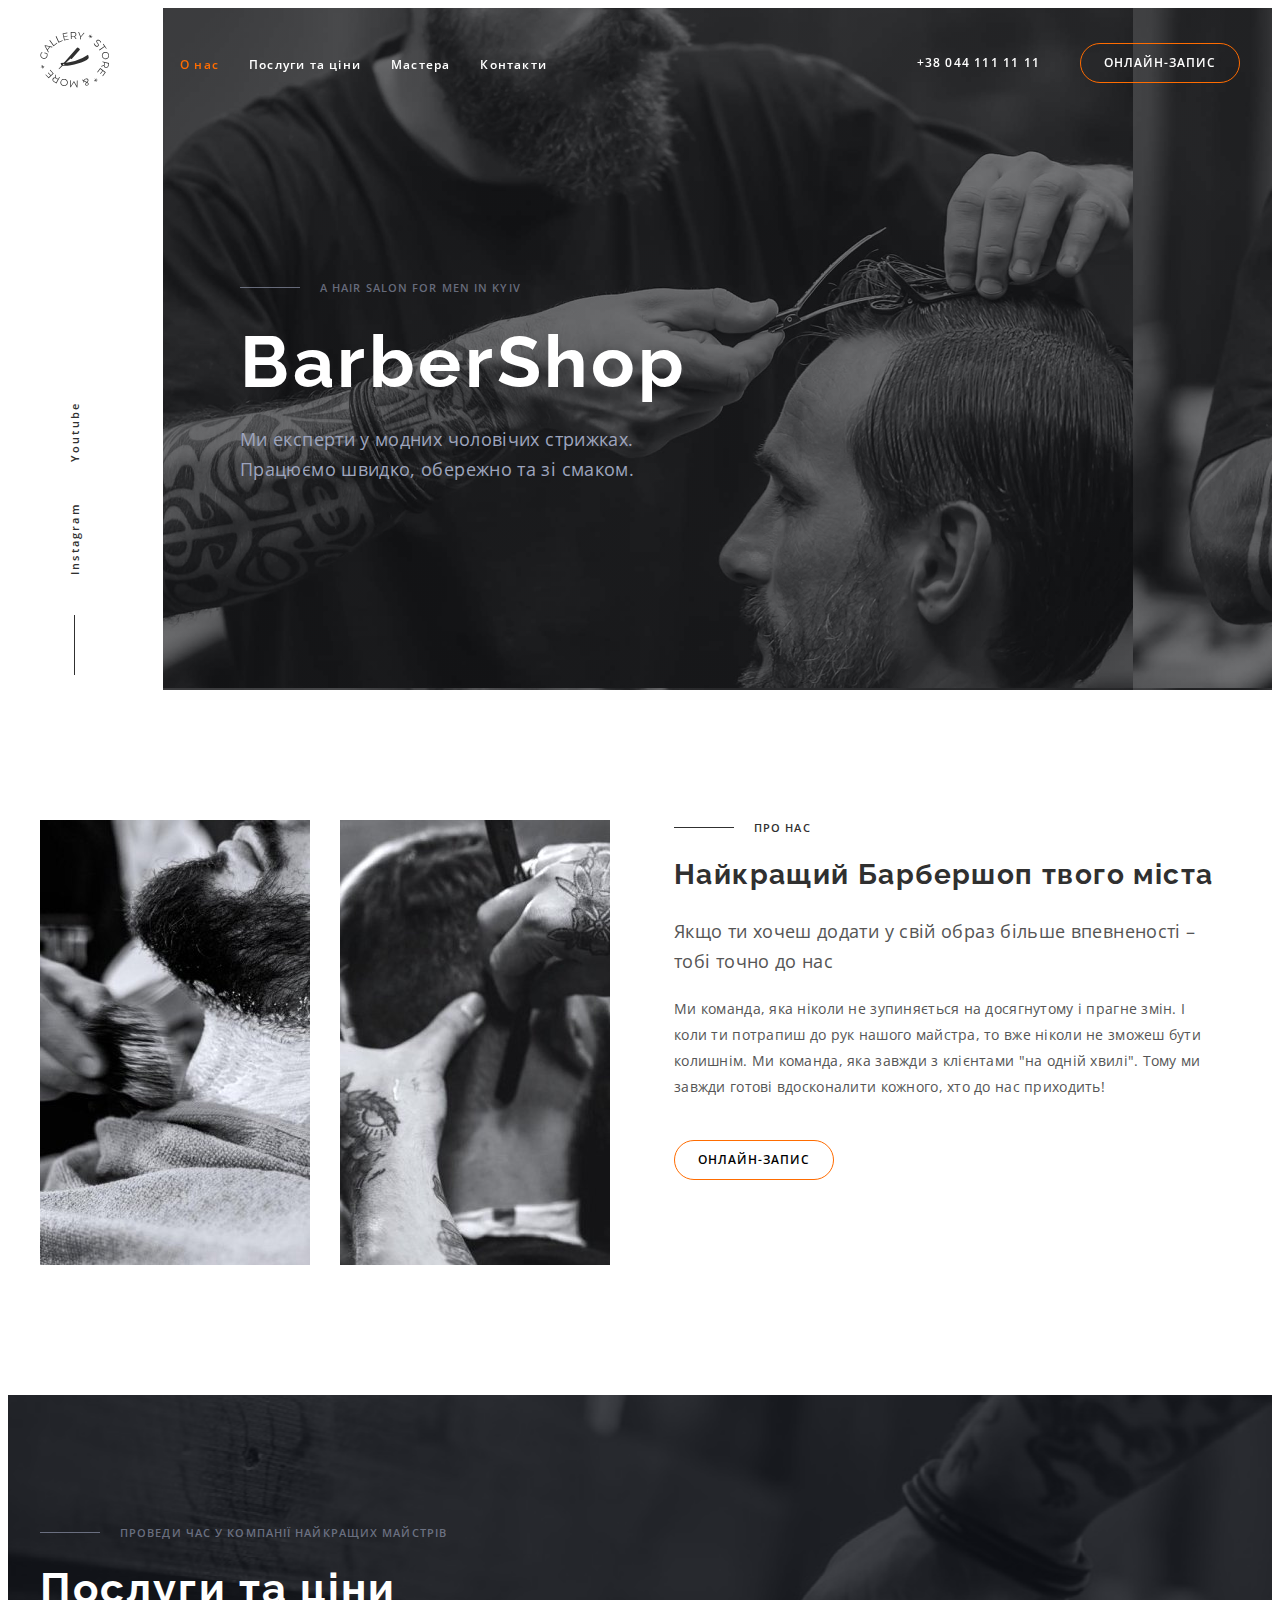
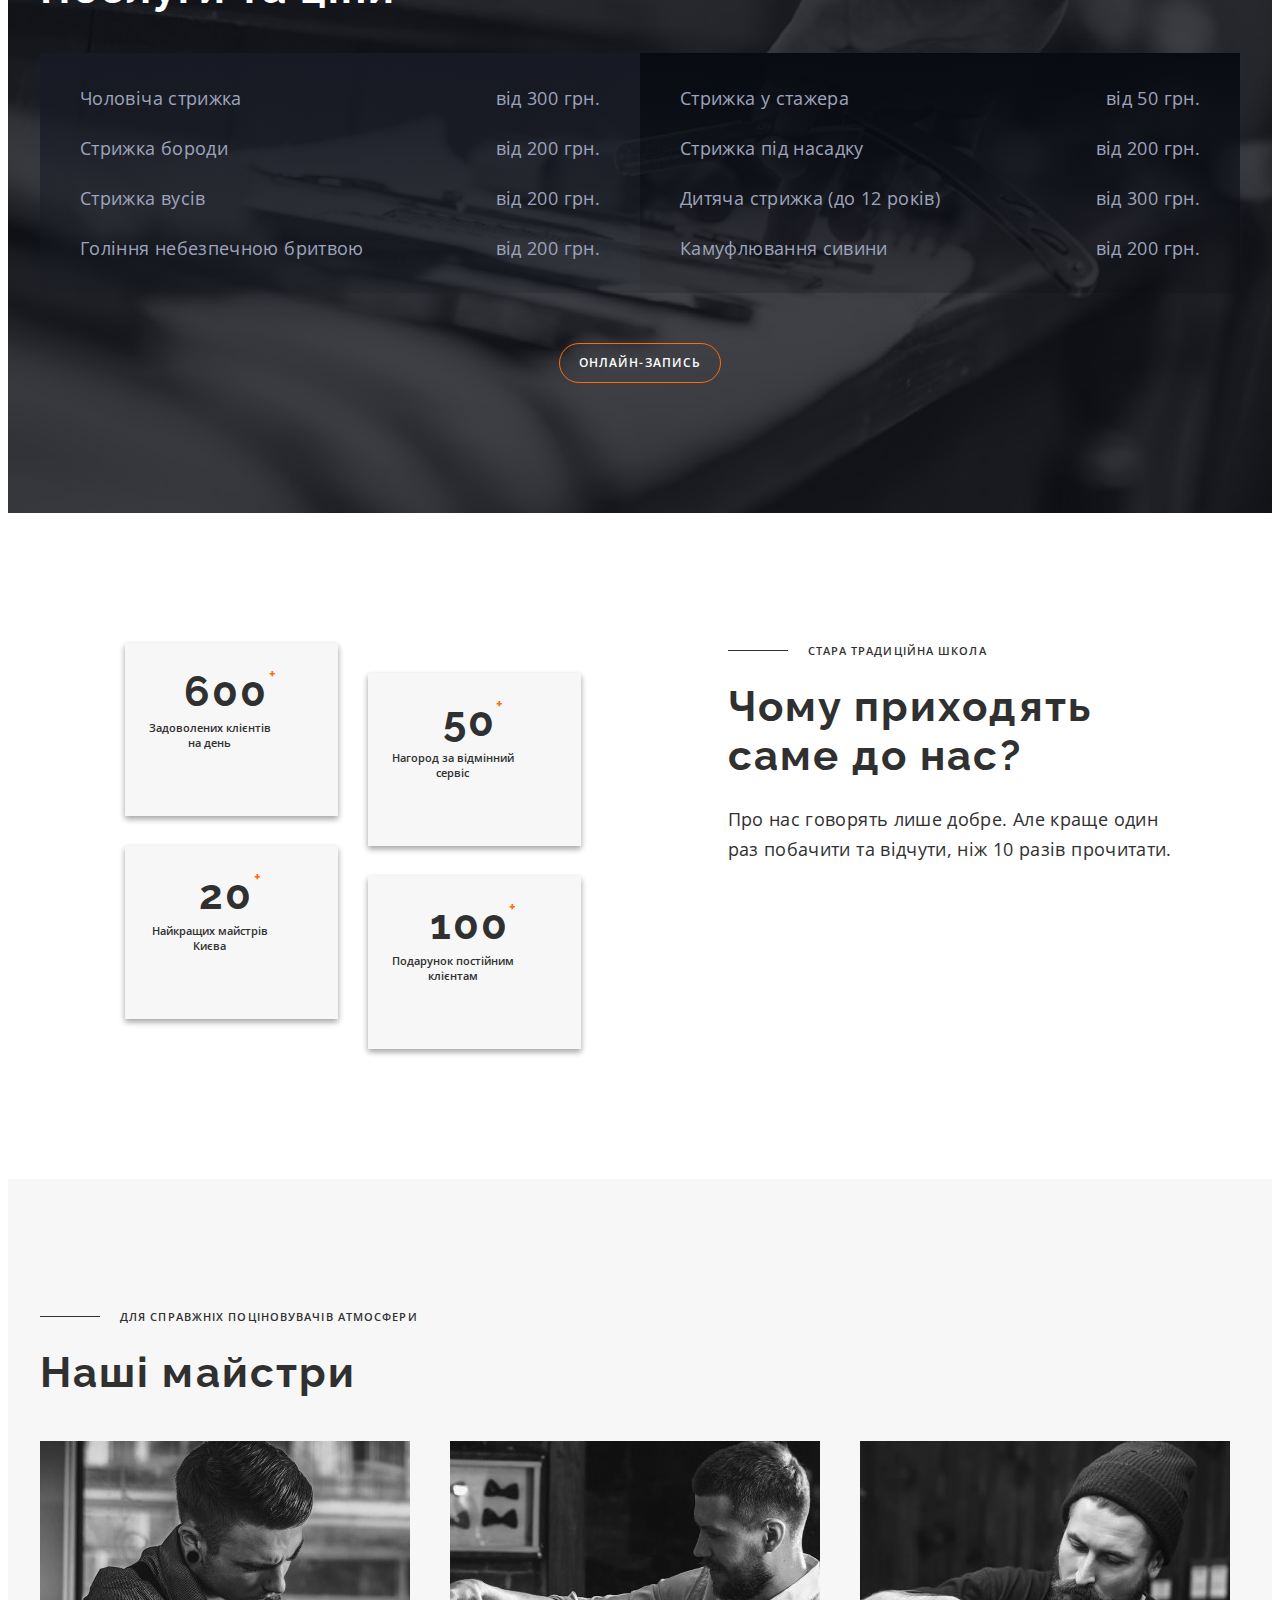
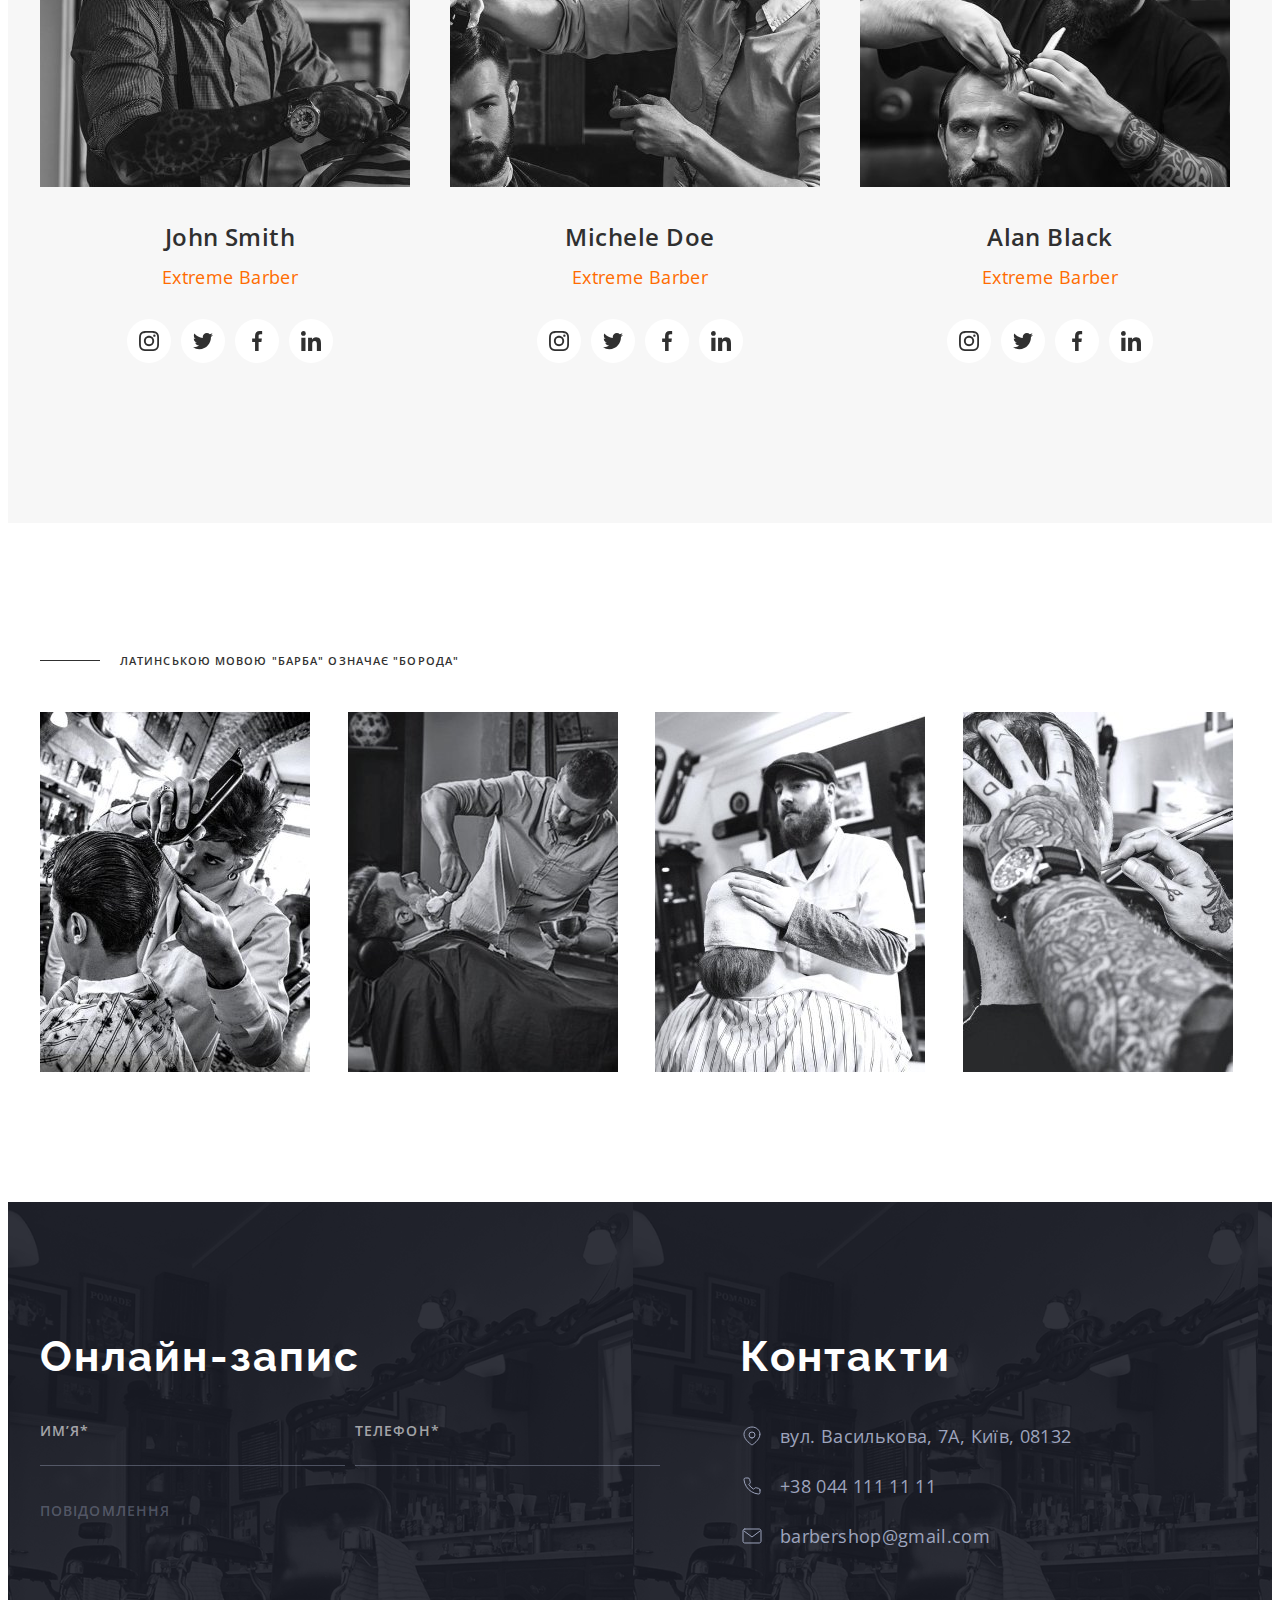
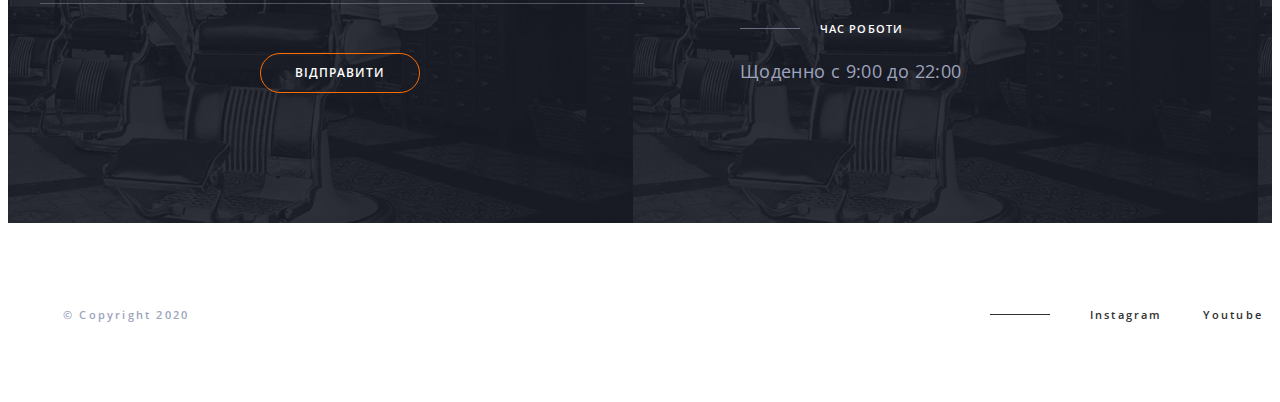
<file: index.html>
<!DOCTYPE html>
<html lang="uk">
  <head>
    <meta charset="UTF-8" />
    <meta http-equiv="X-UA-Compatible" content="IE=edge" />
    <meta name="viewport" content="width=device-width, initial-scale=1.0" />
    <title>BarberShop</title>
    <link rel="preconnect" href="https://fonts.googleapis.com" />
    <link rel="preconnect" href="https://fonts.gstatic.com" crossorigin />
    <link
      href="https://fonts.googleapis.com/css2?family=Open+Sans:wght@400;600&family=Raleway:wght@700&display=swap"
      rel="stylesheet"
    />
    <link
      rel="stylesheet"
      href="https://cdnjs.cloudflare.com/ajax/libs/modern-normalize/2.0.0/modern-normalize.min.css"
      integrity="sha512-4xo8blKMVCiXpTaLzQSLSw3KFOVPWhm/TRtuPVc4WG6kUgjH6J03IBuG7JZPkcWMxJ5huwaBpOpnwYElP/m6wg=="
      crossorigin="anonymous"
      referrerpolicy="no-referrer"
    />
    <link
      rel="stylesheet"
      href="https://cdnjs.cloudflare.com/ajax/libs/animate.css/4.1.1/animate.min.css"
    />
    <link rel="stylesheet" href="./css/main.min.css" />
    <link rel="stylesheet" href="./css/style.css" />
  </head>
  <body data-page>
    <!-- header section -->
    <header class="header" data-header>
      <div class="container header__container">
        <a href="" class="logo header__logo" data-logo>
          <svg class="logo__icon" width="69" height="56">
            <use href="./images/icons.svg#logo"></use>
          </svg>
        </a>
        <button class="mobile__btn" type="button" data-menu-open>
          <svg class="mobile__icon" width="40" height="40">
            <use href="./images/icons.svg#burger-menu"></use>
          </svg>
        </button>
        <nav class="nav">
          <ul class="nav__list">
            <li class="nav__item">
              <a href="#about" class="nav__link nav__link--current">О нас</a>
            </li>
            <li class="nav__item">
              <a href="#price" class="nav__link">Послуги та ціни</a>
            </li>
            <li class="nav__item">
              <a href="#masters" class="nav__link">Мастера</a>
            </li>
            <li class="nav__item">
              <a href="#contacts" class="nav__link">Контакти</a>
            </li>
          </ul>
        </nav>
        <a class="header__phone" href="tel:+380441111111">+38 044 111 11 11</a>
        <button class="header__btn btn btn--mode-dark" type="button" data-open-modal>
          онлайн-запис
        </button>
      </div>
    </header>

    <!-- main section -->
    <main class="main">
      <!-- Hero section-->
      <section class="hero">
        <div class="hero__container container">
          <div class="hero__left-side">
            <ul class="social-list social-list--rotate">
              <li class="social-list__item">
                <a
                  class="social-list__link"
                  target="_blank"
                  rel="noopener noreferrer"
                  href="https://Instagram.com"
                >
                  Instagram</a
                >
              </li>
              <li class="social-list__item">
                <a
                  class="social-list__link"
                  target="_blank"
                  rel="noopener noreferrer"
                  href="https://Youtube.com"
                >
                  Youtube</a
                >
              </li>
            </ul>
          </div>
          <div class="hero__right-side">
            <p class="hero__uppertitle uppertitle uppertitle--mode-dark" lang="en">
              A hair salon for men in Kyiv
            </p>
            <h1 class="main-title" lang="en">BarberShop</h1>
            <p class="hero__desc">
              Ми експерти у модних чоловічих стрижках. Працюємо&nbsp;швидко, обережно та зі смаком.
            </p>
            <div class="pagination">
              <div class="pagination__item active"></div>
              <div class="pagination__item"></div>
              <div class="pagination__item"></div>
            </div>
            <ul class="slider-controls">
              <li class="slider-controls__item">
                <button class="slider-controls__btn disabled" type="button">Назад</button>
              </li>
              <li class="slider-controls__item">
                <button class="slider-controls__btn" type="button">Вперед</button>
              </li>
            </ul>
          </div>
        </div>
      </section>

      <!-- about section -->
      <section class="about" id="about">
        <div class="container about__container">
          <ul class="about__list">
            <li class="about-list__item">
              <picture>
                <source
                  media="(min-width: 1200px )"
                  srcset="./images/about/img-1@1x_lg.webp 1x, ./images/about/img-1@2x_lg.webp 2x"
                  type="image/webp"
                />
                <source
                  media="(min-width: 1200px)"
                  srcset="./images/about/img-1@1x_lg.jpeg 1x, ./images/about/img-1@2x_lg.jpeg 2x"
                  type="image/jpeg"
                />
                <source
                  media="(min-width: 768px)"
                  srcset="./images/about/img-1@1x_md.webp 1x, ./images/about/img-1@2x_md.webp 2x"
                  type="image/webp"
                />
                <source
                  media="(min-width: 1200px)"
                  srcset="./images/about/img-2@1x_lg.jpeg 1x, ./images/about/img-2@2x_lg.jpeg 2x"
                  type="image/jpeg"
                />
                <img class="about-list__img" src="./images/about/img-1.jpg" alt="бритье бороды" />
              </picture>
            </li>
            <li class="about-list__item">
              <picture>
                <source
                  media="(min-width: 1200px )"
                  srcset="./images/about/img-2@1x_lg.webp 1x, ./images/about/img-2@2x_lg.webp 2x"
                  type="image/webp"
                />
                <source
                  media="(min-width: 768px)"
                  srcset="./images/about/img-2@1x_md.webp 1x, ./images/about/img-2@2x_md.webp 2x"
                  type="image/webp"
                />
                <img
                  class="about-list__img"
                  src="./images/about/img-2.jpg"
                  alt="бритье опасной бритвой"
                />
              </picture>
            </li>
          </ul>
          <div class="about__content">
            <p class="about__uppertitle uppertitle uppertitle--mode-light">ПРО НАС</p>
            <h2 class="section-title section-title--mode-dark about__title">
              Найкращий Барбершоп твого&nbsp;міста
              <!-- &nbsp; -->
            </h2>
            <h3 class="about__subtitle subtitle">
              Якщо ти хочеш додати у свій образ більше впевненості – тобі точно до нас
            </h3>
            <p class="about__desc">
              Ми команда, яка ніколи не зупиняється на досягнутому і прагне змін. І коли ти потрапиш
              до рук нашого майстра, то вже ніколи не зможеш бути колишнім. Ми команда, яка завжди з
              клієнтами "на одній хвилі". Тому ми завжди готові вдосконалити кожного, хто до нас
              приходить!
            </p>
            <button class="about__btn btn" type="button" data-open-modal>онлайн-запис</button>
          </div>
        </div>
      </section>

      <!-- price section -->
      <section class="price" id="price">
        <div class="container">
          <p class="price__uppertitle uppertitle uppertitle--mode-dark">
            Проведи час у компанії найкращих майстрів
          </p>
          <h2 class="section-title section-title--mode-light">Послуги та ціни</h2>
          <ul class="price__list">
            <li class="price__items subtitle">
              <ul class="price__inner-list">
                <li class="price__inner-item">
                  <span class="price__iner-desc">Чоловіча стрижка</span>
                  <span class="price__iner-desc">від 300 грн.</span>
                </li>
                <li class="price__inner-item">
                  <span class="price__iner-desc">Стрижка бороди</span>
                  <span class="price__iner-desc">від 200 грн.</span>
                </li>
                <li class="price__inner-item">
                  <span class="price__iner-desc">Стрижка вусів</span>
                  <span class="price__iner-desc">від 200 грн.</span>
                </li>
                <li class="price__inner-item">
                  <span class="price__iner-desc">Гоління небезпечною бритвою</span>
                  <span class="price__iner-desc">від 200 грн. </span>
                </li>
              </ul>
            </li>
            <li class="price__items subtitle">
              <ul class="price__inner-list">
                <li class="price__inner-item">
                  <span class="price__iner-desc">Стрижка у стажера</span>
                  <span class="price__iner-desc">від 50 грн.</span>
                </li>
                <li class="price__inner-item">
                  <span class="price__iner-desc">Стрижка під насадку</span>
                  <span class="price__iner-desc">від 200 грн.</span>
                </li>
                <li class="price__inner-item">
                  <span class="price__iner-desc">Дитяча стрижка (до 12 років)</span>
                  <span class="price__iner-desc">від 300 грн.</span>
                </li>
                <li class="price__inner-item">
                  <span class="price__iner-desc">Камуфлювання сивини</span>
                  <span class="price__iner-desc">від 200 грн.</span>
                </li>
              </ul>
            </li>
          </ul>
          <button
            class="price__btn btn btn--mode-dark animate__animated animate__pulse animate__infinite"
            type="button"
            data-open-modal
          >
            онлайн-запись
          </button>
        </div>
      </section>

      <!-- benefits section -->
      <section class="benefits">
        <div class="container benefits__container">
          <ul class="benefits__list">
            <li class="benefits__item">
              <p class="benefits__quantity section-title">600</p>
              <p class="benefits__desc">Задоволених клієнтів на день</p>
            </li>
            <li class="benefits__item">
              <p class="benefits__quantity section-title">50</p>
              <p class="benefits__desc">Нагород за відмінний сервіс</p>
            </li>
            <li class="benefits__item">
              <p class="benefits__quantity section-title">20</p>
              <p class="benefits__desc">Найкращих майстрів Києва</p>
            </li>
            <li class="benefits__item">
              <p class="benefits__quantity section-title">100</p>
              <p class="benefits__desc">Подарунок постійним клієнтам</p>
            </li>
          </ul>
          <div class="benefits__content">
            <p class="benefits__uppertitle uppertitle uppertitle--mode-light">
              стара традиційна школа
            </p>
            <h2 class="section-title section-title--mode-dark">Чому приходять саме до нас?</h2>
            <p class="subtitle">
              Про нас говорять лише добре. Але краще один раз побачити та відчути, ніж 10 разів
              прочитати.
            </p>
          </div>
        </div>
      </section>

      <!-- Ours masters section -->
      <section class="masters" id="masters">
        <div class="container">
          <p class="masters__uppertitle uppertitle uppertitle--mode-light">
            для справжніх поціновувачів атмосфери
          </p>
          <h2 class="section-title section-title--mode-dark masters__title">Наші майстри</h2>
          <ul class="card-set" lang="en">
            <li class="card-set__item">
              <picture>
                <source
                  media="(min-width: 1200px)"
                  srcset="./images/masters/img1@1x_lg.webp 1x, ./images/masters/img1@2x_lg.webp 2x"
                  type="image/webp"
                />
                <source
                  media="(min-width: 1200px)"
                  srcset="./images/masters/img1@1x_lg.jpeg 1x, ./images/masters/img1@2x_lg.jpeg 2x"
                  type="image/jpeg"
                />
                <source
                  media="(min-width: 768px)"
                  srcset="./images/masters/img1@1x_md.webp 1x, ./images/masters/img1@2x_md.webp 2x"
                  type="image/webp"
                />
                <source
                  media="(min-width: 768px)"
                  srcset="./images/masters/img1@1x_md.jpeg 1x, ./images/masters/img1@2x_md.jpeg 2x"
                  type="image/jpeg"
                />
                <source
                  media="(max-width: 767px)"
                  srcset="./images/masters/img1@1x_sm.webp 1x, ./images/masters/img1@2x_sm.webp 2x"
                  type="image/webp"
                />
                <source
                  media="(max-width: 767px)"
                  srcset="./images/masters/img1@1x_sm.jpeg 1x, ./images/masters/img1@2x_sm.jpeg 2x"
                  type="image/jpeg"
                />
                <img
                  class="master__img"
                  src="./images/masters/img1.jpg"
                  alt="мастер стрижет мужчину"
                />
              </picture>

              <div class="masters__wrapper">
                <h3 class="master__subtitle">John Smith</h3>
                <p class="master__desc">Extreme Barber</p>
                <ul class="socials">
                  <li class="socials__item">
                    <a
                      class="socials__link"
                      href=""
                      target="_blank"
                      rel="noopener noreferrer"
                      aria-label="instagram"
                    >
                      <svg class="socials__icon" width="20" height="20">
                        <use href="./images/icons.svg#instagram"></use>
                      </svg>
                    </a>
                  </li>
                  <li class="socials__item">
                    <a
                      class="socials__link"
                      href=""
                      target="_blank"
                      rel="noopener noreferrer"
                      aria-label="twitter"
                    >
                      <svg class="socials__icon" width="20" height="20">
                        <use href="./images/icons.svg#twitter"></use>
                      </svg>
                    </a>
                  </li>
                  <li class="socials__item">
                    <a
                      class="socials__link"
                      href=""
                      target="_blank"
                      rel="noopener noreferrer"
                      aria-label="facebook"
                    >
                      <svg class="socials__icon" width="20" height="20">
                        <use href="./images/icons.svg#facebook"></use>
                      </svg>
                    </a>
                  </li>
                  <li class="socials__item">
                    <a
                      class="socials__link"
                      href=""
                      target="_blank"
                      rel="noopener noreferrer"
                      aria-label="linkedin"
                    >
                      <svg class="socials__icon" width="20" height="20">
                        <use href="./images/icons.svg#linkedin"></use>
                      </svg>
                    </a>
                  </li>
                </ul>
              </div>
            </li>

            <li class="card-set__item">
              <picture>
                <source
                  media="(min-width: 1200px)"
                  srcset="./images/masters/img2@1x_lg.webp 1x, ./images/masters/img2@2x_lg.webp 2x"
                  type="image/webp"
                />
                <source
                  media="(min-width: 1200px)"
                  srcset="./images/masters/img2@1x_lg.jpeg 1x, ./images/masters/img2@2x_lg.jpeg 2x"
                  type="image/jpeg"
                />
                <source
                  media="(min-width: 768px)"
                  srcset="./images/masters/img2@1x_md.webp 1x, ./images/masters/img2@2x_md.webp 2x"
                  type="image/webp"
                />
                <source
                  media="(min-width: 768px)"
                  srcset="./images/masters/img2@1x_md.jpeg 1x, ./images/masters/img2@2x_md.jpeg 2x"
                  type="image/jpeg"
                />
                <source
                  media="(max-width: 767px)"
                  srcset="./images/masters/img2@1x_sm.webp 1x, ./images/masters/img2@2x_sm.webp 2x"
                  type="image/webp"
                />
                <source
                  media="(max-width: 767px)"
                  srcset="./images/masters/img2@1x_sm.jpeg 1x, ./images/masters/img2@2x_sm.jpeg 2x"
                  type="image/jpeg"
                />

                <img
                  class="master__img"
                  src="./images/masters/img2.jpg"
                  alt="мастер стрижет мужчину"
                />
              </picture>

              <div class="masters__wrapper">
                <h3 class="master__subtitle">Michele Doe</h3>
                <p class="master__desc">Extreme Barber</p>
                <ul class="socials">
                  <li class="socials__item">
                    <a
                      class="socials__link"
                      href=""
                      target="_blank"
                      rel="noopener noreferrer"
                      aria-label="instagram"
                    >
                      <svg class="socials__icon" width="20" height="20">
                        <use href="./images/icons.svg#instagram"></use>
                      </svg>
                    </a>
                  </li>
                  <li class="socials__item">
                    <a
                      class="socials__link"
                      href=""
                      target="_blank"
                      rel="noopener noreferrer"
                      aria-label="twitter"
                    >
                      <svg class="socials__icon" width="20" height="20">
                        <use href="./images/icons.svg#twitter"></use>
                      </svg>
                    </a>
                  </li>
                  <li class="socials__item">
                    <a
                      class="socials__link"
                      href=""
                      target="_blank"
                      rel="noopener noreferrer"
                      aria-label="facebook"
                    >
                      <svg class="socials__icon" width="20" height="20">
                        <use href="./images/icons.svg#facebook"></use>
                      </svg>
                    </a>
                  </li>
                  <li class="socials__item">
                    <a
                      class="socials__link"
                      href=""
                      target="_blank"
                      rel="noopener noreferrer"
                      aria-label="linkedin"
                    >
                      <svg class="socials__icon" width="20" height="20">
                        <use href="./images/icons.svg#linkedin"></use>
                      </svg>
                    </a>
                  </li>
                </ul>
              </div>
            </li>

            <li class="card-set__item">
              <picture>
                <source
                  media="(min-width: 1200px)"
                  srcset="./images/masters/img3@1x_lg.webp 1x, ./images/masters/img3@2x_lg.webp 2x"
                  type="image/webp"
                />
                <source
                  media="(min-width: 1200px)"
                  srcset="./images/masters/img3@1x_lg.jpeg 1x, ./images/masters/img3@2x_lg.jpeg 2x"
                  type="image/jpeg"
                />
                <source
                  media="(min-width: 768px)"
                  srcset="./images/masters/img3@1x_md.webp 1x, ./images/masters/img3@2x_md.webp 2x"
                  type="image/webp"
                />
                <source
                  media="(min-width: 768px)"
                  srcset="./images/masters/img3@1x_md.jpeg 1x, ./images/masters/img3@2x_md.jpeg 2x"
                  type="image/jpeg"
                />
                <source
                  media="(max-width: 767px)"
                  srcset="./images/masters/img3@1x_sm.webp 1x, ./images/masters/img3@2x_sm.webp 2x"
                  type="image/webp"
                />
                <source
                  media="(max-width: 767px)"
                  srcset="./images/masters/img3@1x_sm.jpeg 1x, ./images/masters/img3@2x_sm.jpeg 2x"
                  type="image/jpeg"
                />
                <img
                  class="master__img"
                  src="./images/masters/img3.jpg"
                  alt="мастер стрижет мужчину"
                />
              </picture>

              <div class="masters__wrapper">
                <h3 class="master__subtitle">Alan Black</h3>
                <p class="master__desc">Extreme Barber</p>
                <ul class="socials">
                  <li class="socials__item">
                    <a
                      class="socials__link"
                      href=""
                      target="_blank"
                      rel="noopener noreferrer"
                      aria-label="instagram"
                    >
                      <svg class="socials__icon" width="20" height="20">
                        <use href="./images/icons.svg#instagram"></use>
                      </svg>
                    </a>
                  </li>
                  <li class="socials__item">
                    <a
                      class="socials__link"
                      href=""
                      target="_blank"
                      rel="noopener noreferrer"
                      aria-label="twitter"
                    >
                      <svg class="socials__icon" width="20" height="20">
                        <use href="./images/icons.svg#twitter"></use>
                      </svg>
                    </a>
                  </li>
                  <li class="socials__item">
                    <a
                      class="socials__link"
                      href=""
                      target="_blank"
                      rel="noopener noreferrer"
                      aria-label="facebook"
                    >
                      <svg class="socials__icon" width="20" height="20">
                        <use href="./images/icons.svg#facebook"></use>
                      </svg>
                    </a>
                  </li>
                  <li class="socials__item">
                    <a
                      class="socials__link"
                      href=""
                      target="_blank"
                      rel="noopener noreferrer"
                      aria-label="linkedin"
                    >
                      <svg class="socials__icon" width="20" height="20">
                        <use href="./images/icons.svg#linkedin"></use>
                      </svg>
                    </a>
                  </li>
                </ul>
              </div>
            </li>
          </ul>
        </div>
      </section>

      <!-- portfolio section-->
      <section class="portfolio">
        <div class="container">
          <h2 hidden>Портфоліо</h2>
          <p class="uppertitle uppertitle--mode-light portfolio__uppertitle">
            Латинською мовою "барба" означає "борода"
          </p>
          <ul class="portfolio__list card-set">
            <li class="portfolio__item card-set__item">
              <picture>
                <source
                  media="(min-width: 1200px)"
                  srcset="
                    ./images/portfolio/gallery-1@1x_lg.webp 1x,
                    ./images/portfolio/gallery-1@2x_lg.webp 2x
                  "
                  type="image/webp"
                />
                <source
                  media="(min-width: 1200px)"
                  srcset="
                    ./images/portfolio/gallery-1@1x_lg.jpg 1x,
                    ./images/portfolio/gallery-1@2x_lg.jpg 2x
                  "
                  type="image/jpg"
                />
                <source
                  media="(min-width: 768px)"
                  srcset="
                    ./images/portfolio/gallery-1@1x_md.webp 1x,
                    ./images/portfolio/gallery-1@2x_md.webp 2x
                  "
                  type="image/webp"
                />
                <source
                  media="(min-width: 768px)"
                  srcset="
                    ./images/portfolio/gallery-1@1x_md.jpg 1x,
                    ./images/portfolio/gallery-1@2x_md.jpg 2x
                  "
                  type="image/jpeg"
                />
                <source
                  media="(max-width: 767px)"
                  srcset="
                    ./images/portfolio/gallery-1@1x_sm.webp 1x,
                    ./images/portfolio/gallery-1@2x_sm.webp 2x
                  "
                  type="image/webp"
                />
                <source
                  media="(max-width: 767px)"
                  srcset="
                    ./images/portfolio/gallery-1@1x_sm.jpg 1x,
                    ./images/portfolio/gallery-1@2x_sm.jpg 2x
                  "
                  type="image/jpeg"
                />
                <img
                  class="portfolio__jpg"
                  src="./images/portfolio/gallery-1@1x_lg.jpg"
                  alt="майстер стрижет мужчину"
                />
              </picture>
            </li>
            <li class="portfolio__item card-set__item">
              <picture>
                <source
                  media="(min-width: 1200px)"
                  srcset="
                    ./images/portfolio/gallery-2@1x_lg.webp 1x,
                    ./images/portfolio/gallery-2@2x_lg.webp 2x
                  "
                  type="image/webp"
                />
                <source
                  media="(min-width: 1200px)"
                  srcset="
                    ./images/portfolio/gallery-2@1x_lg.jpg 1x,
                    ./images/portfolio/gallery-2@2x_lg.jpg 2x
                  "
                  type="image/jpg"
                />
                <source
                  media="(min-width: 768px)"
                  srcset="
                    ./images/portfolio/gallery-2@1x_md.webp 1x,
                    ./images/portfolio/gallery-2@2x_md.webp 2x
                  "
                  type="image/webp"
                />
                <source
                  media="(min-width: 768px)"
                  srcset="
                    ./images/portfolio/gallery-2@1x_md.jpg 1x,
                    ./images/portfolio/gallery-2@2x_md.jpg 2x
                  "
                  type="image/jpeg"
                />
                <source
                  media="(max-width: 767px)"
                  srcset="
                    ./images/portfolio/gallery-2@1x_sm.webp 1x,
                    ./images/portfolio/gallery-2@2x_sm.webp 2x
                  "
                  type="image/webp"
                />
                <source
                  media="(max-width: 767px)"
                  srcset="
                    ./images/portfolio/gallery-2@1x_sm.jpg 1x,
                    ./images/portfolio/gallery-2@2x_sm.jpg 2x
                  "
                  type="image/jpeg"
                />
                <img
                  class="portfolio__jpg"
                  src="./images/portfolio/gallery-2@1x.jpg"
                  alt="бритье бороды"
                />
              </picture>
            </li>
            <li class="portfolio__item card-set__item">
              <picture>
                <source
                  media="(min-width: 1200px)"
                  srcset="
                    ./images/portfolio/gallery-3@1x_lg.webp 1x,
                    ./images/portfolio/gallery-3@2x_lg.webp 2x
                  "
                  type="image/webp"
                />
                <source
                  media="(min-width: 1200px)"
                  srcset="
                    ./images/portfolio/gallery-3@1x_lg.jpg 1x,
                    ./images/portfolio/gallery-3@2x_lg.jpg 2x
                  "
                  type="image/jpg"
                />
                <source
                  media="(min-width: 768px)"
                  srcset="
                    ./images/portfolio/gallery-3@1x_md.webp 1x,
                    ./images/portfolio/gallery-3@2x_md.webp 2x
                  "
                  type="image/webp"
                />
                <source
                  media="(min-width: 768px)"
                  srcset="
                    ./images/portfolio/gallery-3@1x_md.jpg 1x,
                    ./images/portfolio/gallery-3@2x_md.jpg 2x
                  "
                  type="image/jpeg"
                />
                <source
                  media="(max-width: 767px)"
                  srcset="
                    ./images/portfolio/gallery-3@1x_sm.webp 1x,
                    ./images/portfolio/gallery-3@2x_sm.webp 2x
                  "
                  type="image/webp"
                />
                <source
                  media="(max-width: 767px)"
                  srcset="
                    ./images/portfolio/gallery-3@1x_sm.jpg 1x,
                    ./images/portfolio/gallery-3@2x_sm.jpg 2x
                  "
                  type="image/jpeg"
                />
                <img
                  class="portfolio__jpg"
                  src="./images/portfolio/gallery-3@1x.jpg"
                  alt="бритье бороды"
                />
              </picture>
            </li>
            <li class="portfolio__item card-set__item">
              <picture>
                <source
                  media="(min-width: 1200px)"
                  srcset="
                    ./images/portfolio/gallery-4@1x_lg.webp 1x,
                    ./images/portfolio/gallery-4@2x_lg.webp 2x
                  "
                  type="image/webp"
                />
                <source
                  media="(min-width: 1200px)"
                  srcset="
                    ./images/portfolio/gallery-4@1x_lg.jpg 1x,
                    ./images/portfolio/gallery-4@2x_lg.jpg 2x
                  "
                  type="image/jpg"
                />
                <source
                  media="(min-width: 768px)"
                  srcset="
                    ./images/portfolio/gallery-4@1x_md.webp 1x,
                    ./images/portfolio/gallery-4@2x_md.webp 2x
                  "
                  type="image/webp"
                />
                <source
                  media="(min-width: 768px)"
                  srcset="
                    ./images/portfolio/gallery-4@1x_md.jpg 1x,
                    ./images/portfolio/gallery-4@2x_md.jpg 2x
                  "
                  type="image/jpeg"
                />
                <source
                  media="(max-width: 767px)"
                  srcset="
                    ./images/portfolio/gallery-4@1x_sm.webp 1x,
                    ./images/portfolio/gallery-4@2x_sm.webp 2x
                  "
                  type="image/webp"
                />
                <source
                  media="(max-width: 767px)"
                  srcset="
                    ./images/portfolio/gallery-4@1x_sm.jpg 1x,
                    ./images/portfolio/gallery-4@2x_sm.jpg 2x
                  "
                  type="image/jpeg"
                />

                <img
                  class="portfolio__jpg"
                  src="./images/portfolio/gallery-4@1x.jpg"
                  alt="бритье опасной бритвой"
                />
              </picture>
            </li>
          </ul>
        </div>
      </section>

      <!-- contacts section-->
      <section class="contacts" id="contacts">
        <div class="container contacts__container">
          <div class="form-registration">
            <h2 class="section-title section-title--mode-light form__title">Онлайн-запис</h2>
            <form class="form-registration__list">
              <div class="form-registration__wrap">
                <label class="form-registration__group" for="user-name">
                  <input
                    class="form-registration__input"
                    type="text"
                    name="user-name"
                    id="user-name"
                    placeholder="Ваше ім'я"
                    required
                  />
                  <span class="form-registration__label">Им’я*</span>
                </label>
                <label class="form-registration__group" for="user-phone">
                  <input
                    class="form-registration__input"
                    type="tel"
                    name="user-phone"
                    id="user-phone"
                    placeholder="+38(066) 587-65-54"
                    required
                  />
                  <span class="form-registration__label">Телефон*</span>
                </label>
              </div>
              <label class="form-registration__group" for="user-message">
                <textarea
                  class="form-registration__message"
                  id="user-message"
                  name="user-message"
                  cols="50"
                  rows="3"
                >
                </textarea>
                <span class="form-registration__text">повідомлення</span>
              </label>
              <button class="btn form__btn btn--animation" type="submit">Відправити</button>
            </form>
          </div>

          <div class="contacts__group">
            <h2 class="section-title section-title--mode-light contact__title">Контакти</h2>
            <div class="contacts__wrap">
              <address class="contacts__address subtitle">
                <ul class="contacts__address">
                  <li class="contacts__item">
                    <a class="contacts__link" target="_blank" rel="noopener noreferrer" href="">
                      <svg class="contacts__icon" width="24" height="24">
                        <use href="./images/icons.svg#map-pin"></use>
                      </svg>
                      вул. Василькова, 7А, Київ, 08132</a
                    >
                  </li>
                  <li class="contacts__item">
                    <a class="contacts__link" href="tel:+380441111111">
                      <svg class="contacts__icon" width="24" height="24">
                        <use href="./images/icons.svg#phone"></use>
                      </svg>
                      +38 044 111 11 11</a
                    >
                  </li>
                  <li class="contacts__item">
                    <a class="contacts__link" href="mailto:barbershop@email.com">
                      <svg class="contacts__icon" width="24" height="24">
                        <use href="./images/icons.svg#mail"></use>
                      </svg>
                      barbershop@gmail.com
                    </a>
                  </li>
                </ul>
              </address>
              <div class="contacts__date">
                <p class="contacts__subtitle">час роботи</p>
                <p class="contacts__time subtitle">
                  Щоденно с <time datetime="09:00">9:00</time> до
                  <time datetime="22:00">22:00</time>
                </p>
              </div>
            </div>
          </div>
        </div>
      </section>
    </main>

    <!--footer section -->
    <footer class="footer">
      <div class="container footer__container">
        <p class="footer__copyright">&#169; Copyright 2020</p>
        <ul class="social-list">
          <li class="social-list__item">
            <a
              class="social-list__link footer__link"
              target="_blank"
              rel="noopener noreferrer"
              href="https://Instagram.com"
            >
              Instagram
            </a>
          </li>
          <li class="social-list__item">
            <a
              class="social-list__link footer__link"
              target="_blank"
              rel="noopener noreferrer"
              href="https://Youtube.com"
            >
              Youtube
            </a>
          </li>
        </ul>
      </div>
    </footer>

    <!-- Modal window -->
    <div class="backdrop backdrop--is-hidden" data-modal>
      <div class="modal">
        <button class="modal__close-btn" data-close-modal>
          <svg class="modal__close-icon" width="20" height="20">
            <use href="./images/icons.svg#icon-close"></use>
          </svg>
        </button>

        <form name="modal-form" autocomplete="off">
          <h1 class="modal-form__title">Онлайн-запис</h1>
          <label class="modal-form__wrap" for="modal-user-name">
            <span class="modal-form__label">Им’я*</span>
            <input
              class="modal-form__input"
              type="text"
              id="modal-user-name"
              placeholder="Ваше ім'я"
              name="user-name"
              required
            />
          </label>
          <label class="modal-form__wrap" for="modal-user-phone">
            <span class="modal-form__label">Телефон*</span>
            <input
              class="modal-form__input"
              type="text"
              id="modal-user-phone"
              name="user-phone"
              placeholder="+38(066) 587-65-54"
              required
            />
          </label>
          <label class="modal-form__wrap" for="modal-user-message">
            <span class="modal-form__label"> Повідомлення</span>
            <textarea
              class="modal-form__message"
              name="user-message"
              id="modal-user-message"
              cols="30"
              rows="10"
            ></textarea>
          </label>
          <strong class="modal-form__desc"
            >Залиште свої дані, ми обов'язково вам передзвонимо</strong
          >
          <button class="btn btn--animation modal-form__btn" type="submit">Відправити</button>
        </form>
      </div>
    </div>

    <!--Mobile menu  -->
    <div class="mobile__overlay" data-menu>
      <div class="mobile__container">
        <button class="modal__close-btn" data-menu-close>
          <svg class="modal__close-icon" width="20" height="20">
            <use href="./images/icons.svg#icon-close"></use>
          </svg>
        </button>
        <ul class="mobile__nav">
          <li class="mobile__item">
            <a href="" class="mobile__link">Про нас</a>
          </li>
          <li class="mobile__item">
            <a href="" class="mobile__link">Послуги та ціни</a>
          </li>
          <li class="mobile__item">
            <a href="" class="mobile__link">Мастера</a>
          </li>
          <li class="mobile__item">
            <a href="" class="mobile__link">Контакти</a>
          </li>
        </ul>
        <a class="mobile__phone" href="tel:+380441111111">+38 044 111 11 11</a>
        <button class="mobile__btn btn btn--mode-ligth" type="button" data-open-modal>
          онлайн-запис
        </button>
        <ul class="social-list">
          <li class="">
            <a class="" target="_blank" rel="noopener noreferrer" href="https://Instagram.com">
              Instagram</a
            >
          </li>
          <li class="">
            <a class="" target="_blank" rel="noopener noreferrer" href="https://Youtube.com">
              Youtube</a
            >
          </li>
        </ul>
      </div>
    </div>
    <script src="./js/header-scroll.js"></script>
    <script src="./js/modal.js"></script>
    <script src="./js/menu.js"></script>
  </body>
</html>
</file>
<file: css/style.css>
/* 
:root {
 
  --main-font: 'Open Sans', sans-serif;
  --secondary-font: 'Raleway', sans-serif;


  --main-txt-color: #303030;
  --secondary-txt-dark: rgba(157, 164, 189, 0.6);
  --secondary-txt-ligth: #9da4bd;
  --secondary-txt-grey: #555555;
  --accent-color: #ff6c00;
  --primary-white-color: #ffffff;

 

  --bg-dark: #191c26;
  --bg-grey: #f7f7f7;
  --bg-price: #111319;

  
  --indent: 30px;
  --items: 3;
  --anim-fast: 400ms ease-in-out;
} */

/* body {
  font-family: var(--main-font);
  color: var(--main-txt-color);
}

body.no-scroll {
  overflow: hidden;
  padding-right: calc(100vw - 100%);
} */

/* reset styles */
/* h1,
h2,
h3,
h4,
h5,
h6,
p {
  margin: 0;
}
img {
  display: block;
}
.link {
  text-decoration: none;
  color: currentColor;
}
.list {
  list-style: none;
  padding: 0;
  margin: 0;
} */

/*Base style */
/* .section {
  padding-top: 130px;
  padding-bottom: 130px;
} */
/* .container {
  width: 1200px;
  padding-left: 15px;
  padding-right: 15px;
  margin-left: auto;
  margin-right: auto;
  
} */

/* .uppertitle {
  display: flex;
  align-items: center;
  gap: 20px;

  font-weight: 600;
  font-size: 11px;
  line-height: calc(15 / 11);
  letter-spacing: 0.1em;
  text-transform: uppercase;
}
.uppertitle::before {
  content: '';
  display: inline-block;
  height: 1px;
  width: 60px;
}
.uppertitle--mode-light {
  color: var(--main-txt-color);
}
.uppertitle--mode-light::before {
  background-color: var(--main-txt-color);
}
.uppertitle--mode-dark {
  color: var(--secondary-txt-dark);
}
.uppertitle--mode-dark::before {
  background-color: var(--secondary-txt-dark);
}

.section-title {
  font-family: var(--secondary-font);
  font-size: 42px;
  line-height: calc(49 / 42);
  letter-spacing: 0.05em;
}

.section-title--mode-light {
  color: var(--primary-white-color);
  margin-bottom: 40px;
}
.section-title--mode-dark {
  margin-bottom: 24px;
}
.subtitle {
  font-size: 18px;
  line-height: calc(30 / 18);
  letter-spacing: 0.02em;
  font-weight: 400;
} */

/* card set */
/* .card-set {
  display: flex;
  flex-wrap: wrap;
  gap: var(--indent);
}
.card-set__item {
  flex-basis: calc((100% - var(--indent) * (var(--items) - 1)) / var(--items));
} */

/* button styles */

/* Logo */

/* header section*/

/* .nav {
  margin-right: auto;
}
.nav__list {
  display: flex;
  gap: var(--indent);
}

.nav__link {
  padding-top: 52px;
  padding-bottom: 52px;

  font-weight: 600;
  font-size: 12px;
  line-height: calc(16 / 12);
  letter-spacing: 0.1em;
  color: var(--primary-white-color);

  transition: color var(--anim-fast);
}

.nav__link:hover,
.nav__link:focus {
  color: var(--accent-color);
}

.nav__link--current {
  color: var(--accent-color);
} */

/* .header__phone {
  margin-right: 40px;
  padding-top: 52px;
  padding-bottom: 52px;

  font-weight: 600;
  font-size: 12px;
  line-height: calc(16 / 12);
  letter-spacing: 0.1em;
  color: var(--primary-white-color);

  transition: color var(--anim-fast);
}

.header__phone:hover,
.header__phone:focus {
  color: var(--accent-color);
} */

/* hero section */
/* .hero {
  max-width: 1280px;

  margin-left: auto;
  margin-right: auto;

  background-image: url(../images/hero/slider3.jpg),
    linear-gradient(to right, rgb(255, 255, 255) 155px, rgba(25, 28, 38, 0.2) 155px);

  background-repeat: no-repeat;
  background-position: right, center;
  background-size: contain;
} */
/* .hero__container {
  display: flex;
} */

/* .main-title {
  margin-bottom: 20px;

  font-family: var(--secondary-font);
  font-size: 72px;
  line-height: calc(85 / 72);
  letter-spacing: 0.05em;
  color: var(--primary-white-color);
} */
/* 
.hero__left-side {
  display: flex;
  align-items: flex-end;
  flex-basis: 100px;
  max-width: 100px;
}
.hero__right-side {
  position: relative;
  flex-grow: 1;
  padding-top: 272px;
  padding-bottom: 206px;
  padding-left: 100px;
}
.hero__uppertitle {
  margin-bottom: 24px;
} */

/* .social-list {
  display: flex;
  align-items: center;
  gap: 40px;
}
.social-list--rotate {
  transform: rotate(-90deg) translateY(27px);
  transform-origin: top left;
}
.social-list::before {
  content: '';
  display: block;
  width: 60px;
  height: 1px;
  background-color: var(--main-txt-color);
}
.social-list__link {
  display: flex;
  font-weight: 600;
  font-size: 11px;
  line-height: calc(15 / 11);
  letter-spacing: 0.2em;
  transition: color var(--anim-fast);
}

.social-list__link:hover,
.social-list__link:focus {
  color: var(--accent-color);
} */

/* .hero__desc {
  width: 500px;
  font-size: 18px;
  line-height: calc(30 / 18);
  letter-spacing: 0.02em;
  color: var(--secondary-txt-ligth);
} */

/* slider elements */

/* .slider-controls {
  position: absolute;
  right: 0;
  bottom: 40px;

  display: flex;
  gap: 26px;
  align-items: center;
}

.slider__btn {
  width: 60px;
  padding: 0;
  padding-bottom: 8px;

  font-weight: 600;
  font-size: 11px;
  line-height: calc(15 / 11);
  letter-spacing: 0.1em;

  color: var(--primary-white-color);
  text-align: right;

  background-color: transparent;
  border: none;
  border-bottom: 1px solid var(--primary-white-color);
  cursor: pointer;
}
.slider__btn.disabled {
  border-bottom: 1px solid rgba(157, 164, 189, 0.6);
  color: rgba(157, 164, 189, 0.6);
  text-align: left;
}

.pagination {
  position: absolute;
  top: 50%;
  right: 0;
}
.pagination__item {
  margin-bottom: 12px;
  margin-left: auto;

  width: 8px;
  height: 2px;
  background-color: var(--secondary-txt-dark);
}

.pagination__item:last-child {
  margin-bottom: 0;
}

.pagination__item.active {
  background-color: var(--primary-white-color);
  width: 18px;
} */

/* About section */

/* .about__container {
  display: flex;
}
.about__list {
  display: flex;
  gap: var(--indent);
}
.about__content {
  margin-left: 64px;
  flex-basis: 540px;
}
.about__uppertitle {
  margin-bottom: 24px;
}
.about__subtitle {
  color: var(--secondary-txt-grey);
  margin-bottom: 20px;
}
.about__desc {
  margin-bottom: 40px;
  font-size: 14px;
  line-height: calc(26 / 14);
  letter-spacing: 0.02em;
  color: var(--secondary-txt-grey);
} */

/* price section */

/* .price {
  max-width: 1270px;
  margin-left: auto;
  margin-right: auto;

  background-color: var(--bg-price);
  background-image: url(../images/price/img@2x.png);
  background-repeat: no-repeat;
  background-position: center;
  background-size: cover;
}
.price__uppertitle {
  margin-bottom: 24px;
}
.price__list {
  display: flex;
  margin-bottom: 50px;
}

.price__items {
  flex-basis: 50%;
  padding: 30px 40px;
}
.price__items:nth-child(1) {
  background-image: linear-gradient(180deg, #171a24 0%, rgba(23, 26, 36, 0.2) 100%);
}
.price__items:nth-child(2) {
  background-image: linear-gradient(180deg, #090b13 0%, rgba(9, 11, 19, 0.2) 100%);
}
.price__inner-list {
  color: var(--secondary-txt-ligth);
}
.price__inner-item {
  display: flex;
  justify-content: space-between;
  font-size: 18px;
  line-height: calc(30 / 18);
  letter-spacing: 0.02em;
  margin-bottom: 20px;
}

.price__inner-item:last-child {
  margin-bottom: 0;
}
.price__btn {
  display: block;
  margin: 0 auto;
} */

/* benefits section */
/* 
.benefits__container {
  display: flex;
}

.benefits__list {
  display: flex;
  flex-wrap: wrap;
  align-items: flex-end;
  margin: 0 auto;
  width: 400px;
}

.benefits__item {
  width: 170px;
  height: 133px;
  padding: 20px;
  text-align: center;
  background-color: var(--bg-grey);
  box-shadow: rgba(0, 0, 0, 0.16) 0px 3px 6px, rgba(0, 0, 0, 0.23) 0px 3px 6px;
}
.benefits__item:nth-child(2n + 1) {
  margin-bottom: 30px;
  margin-right: 30px;
}

.benefits__quantity {
  display: flex;
  justify-content: center;
  font-weight: 700;
  font-size: 42px;
  line-height: 57px;
  text-align: center;
  letter-spacing: 0.05em;
}
.benefits__quantity::after {
  content: '\002B';
  font-weight: 600;
  font-size: 16px;
  line-height: 22px;
  text-align: center;
  color: var(--accent-color);
}
.benefits__desc {
  font-size: 11px;
  font-weight: 600;
  line-height: normal;
  text-align: center;
}
.benefits__content {
  flex-basis: 540px;
  margin-left: auto;
}
.benefits__uppertitle {
  margin-bottom: 24px;
} */

/* masters section */
/* 
.masters {
  background-color: var(--bg-grey);
}
.masters__uppertitle {
  margin-bottom: 24px;
}
.masters__title {
  margin-bottom: 44px;
}

.masters__wrapper {
  padding-top: 30px;
  padding-bottom: 30px;
  padding-left: 5px;
  padding-right: 5px;
  text-align: center;
}
.master__subtitle {
  margin-bottom: 8px;

  font-size: 24px;
  line-height: calc(30 / 18);
  letter-spacing: 0.02em;
  font-weight: 600;
}
.master__desc {
  margin-bottom: 30px;

  font-size: 18px;
  line-height: calc(19 / 14);
  letter-spacing: 0.02em;
  color: var(--accent-color);
} */

/* socials list*/
/* .socials {
  display: flex;
  justify-content: center;
  gap: 10px;
}
.socials__link {
  display: flex;
  align-items: center;
  justify-content: center;
  width: 44px;
  height: 44px;

  background-color: var(--primary-white-color);
  border-radius: 50%;
  color: var(--main-txt-color);

  transition: color var(--anim-fast), box-shadow var(--anim-fast);
}

.socials__link:hover,
.socials__link:focus {
  color: var(--accent-color);

  box-shadow: rgba(0, 0, 0, 0.19) 0px 10px 20px, rgba(0, 0, 0, 0.23) 0px 6px 6px;
}
.socials__icon {
  fill: currentColor;
} */

/* portfolio section */
/* .portfolio__uppertitle {
  margin-bottom: 44px;
}

.portfolio__list {
  --items: 4;
} */

/* contacts section */
/* .contacts {
  max-width: 1280px;
  margin-left: auto;
  margin-right: auto;

  background-color: var(--bg-dark);
  background-image: url(../images/contacts/contacts-bg.png);
  background-repeat: no-repeat;

  background-position: top 0 left calc(50% + 328px);
}
.contacts__container {
  display: flex;
} */
/* 
.form-registration {
  width: 560px;
}

.form-registration__wrap {
  display: flex;
  gap: var(--indent);
  align-items: center;
  margin-bottom: 44px;
}
.form-registration__group {
  position: relative;
}
.form-registration__group:first-child {
  flex-basis: 270px;
}
.form-registration__group:last-child {
  flex-basis: 260px;
}
.form-registration__input {
  width: 100%;
  height: 24px;
  background-color: transparent;
  border: none;
  outline: transparent;
  border-bottom: 1px solid rgba(157, 164, 189, 0.4);
  color: var(--primary-white-color);
  font-size: 14px;
  transition: border-color var(--anim-fast);
}
.form-registration__input:focus,
.form-registration__input:not(:placeholder-shown) {
  border-bottom: 1px solid var(--primary-white-color);
}
.form-registration__input:hover {
  border-bottom: 1px solid var(--accent-color);
}
.form-registration__input::placeholder {
  color: transparent;
  transition: color var(--anim-fast);
}

.form-registration__input:focus::placeholder {
  color: rgba(157, 164, 189, 0.4);
}
.form-registration__input:focus + .form-registration__label,
.form-registration__input:not(:placeholder-shown) + .form-registration__label {
  transform: translateY(-20px) scale(0.8);
  color: var(--primary-white-color);
}
.form-registration__input:valid:required:not(:placeholder-shown) {
  border-bottom: 1px solid #008000;
}
.form-registration__label {
  position: absolute;
  top: 0;
  left: 0;
  transform-origin: top left;
  transition: transformvar var(--anim-fast), color var(--anim-fast);
  font-size: 14px;
  font-style: normal;
  font-weight: 600;
  line-height: calc(15 / 11);
  letter-spacing: 1.1px;
  text-transform: uppercase;
  color: rgba(255, 255, 255, 0.6);
}
.form-registration__message {
  width: 100%;
  height: 84px;
  background-color: transparent;
  border: none;
  border-bottom: 1px solid rgba(157, 164, 189, 0.4);
  resize: none;
  margin-bottom: 44px;
  outline: transparent;
  font-size: 12px;
  color: var(--primary-white-color);
}

.form-registration__message:hover {
  border-bottom: 1px solid var(--accent-color);
}
.form-registration__text {
  position: absolute;
  left: 0;
  top: -130px;
  transform-origin: top left;
  transition: transformvar var(--anim-fast), color var(--anim-fast);
  font-size: 14px;
  font-style: normal;
  font-weight: 600;
  line-height: calc(15 / 11);
  letter-spacing: 1.1px;
  text-transform: uppercase;
  color: rgba(157, 164, 189, 0.4);
} */
/* 
.contacts__group {
  flex-basis: 50%;
  padding-left: 100px;
}
.contacts__address {
  font-style: inherit;
  color: var(--secondary-txt-ligth);
}
.contacts__subtitle {
  display: flex;
  gap: 20px;
  align-items: center;
  font-weight: 600;
  font-size: 11px;
  line-height: 15px;
  letter-spacing: 0.1em;
  text-transform: uppercase;
  color: var(--primary-white-color);
  margin-bottom: 20px;
}
.contacts__subtitle::before {
  content: '';
  display: inline-block;
  width: 60px;
  height: 1px;
  background-color: var(--secondary-txt-dark);
}
.contacts__address {
  margin-bottom: 70px;
}
.contacts__item {
  margin-bottom: 20px;
}
.contacts__item:last-child {
  margin-bottom: 0px;
}
.contacts__time {
  color: var(--secondary-txt-ligth);
  margin-bottom: 0px;
}
.contacts__link {
  display: flex;
  align-items: center;
  gap: 16px;
}

.contacts__link:hover,
.contacts__link:focus {
  color: var(--accent-color);
} */
/* footer section*/
/* .footer {
  min-height: 127px;
  align-items: center;
}
.footer__container {
  display: flex;
  align-items: center;
  padding-left: 55px;
  padding-right: 55px;
}
.footer__copyright {
  font-weight: 600;
  font-size: 11px;
  line-height: calc(15 / 11);
  letter-spacing: 0.2em;
  color: var(--secondary-txt-ligth);
  margin-right: auto;
}
.footer__link {
  padding-top: 56px;
  padding-bottom: 56px;
} */
/* modal window */
/* 
.backdrop {
  position: fixed;
  top: 0;
  left: 0;
  width: 100%;
  height: 100%;
  background-color: rgba(0, 0, 0, 0.3);
  z-index: 200;

  transition: opacity 600ms ease-out, visibility 600ms ease-out;
}
.backdrop--is-hidden {
  opacity: 0;
  visibility: hidden;
  pointer-events: none;
}
.modal {
  display: block;
  position: absolute;
  top: 50%;
  left: 50%;
  transform: translate(-50%, -50%);
  width: 420px;
  height: 520px;
  padding: 35px 25px;
  border-radius: 35px 0 35px 0;
  background-color: var(--bg-dark);
}

.modal__close-btn {
  position: absolute;
  display: flex;
  align-items: center;
  justify-content: center;
  right: 10px;
  top: 10px;
  width: 30px;
  height: 30px;
  padding: 0;

  border-radius: 50%;
  background-color: transparent;
  cursor: pointer;

  border: 1px solid var(--accent-color);
}

.modal__close-btn:hover,
.modal__close-btn:focus {
  background-color: var(--accent-color);
}

.modal__close-icon {
  fill: var(--primary-white-color);
}
.modal-form__title {
  margin-bottom: 25px;
  text-align: center;
  font-weight: 700;
  font-size: 20px;
  line-height: calc(23 / 20);
  letter-spacing: 0.03em;
  color: var(--primary-white-color);
}

.modal-form__label {
  width: 100%;
  margin-bottom: 5px;
  font-size: 12px;
  font-style: normal;
  font-weight: 600;
  line-height: calc(15 / 11);
  letter-spacing: 1.1px;
  text-transform: uppercase;
  color: rgba(157, 164, 189, 0.4);
}
.modal-form__input {
  width: 100%;
  height: 24px;
  margin-bottom: 20px;
  padding: 10px;
  background-color: transparent;
  border: none;
  outline: transparent;
  border-bottom: 1px solid rgba(157, 164, 189, 0.4);
  color: var(--primary-white-color);
  font-size: 14px;
  transition: border-color var(--anim-fast);
}
.modal-form__input:hover {
  border-bottom: 1px solid var(--accent-color);
}
.modal-form__input:focus,
.modal-form__input:not(:placeholder-shown) {
  border-bottom: 1px solid var(--primary-white-color);
}
.modal-form__input::placeholder {
  color: transparent;
  transition: color var(--anim-fast);
}
.modal-form__input:focus::placeholder {
  color: rgba(157, 164, 189, 0.4);
}

.modal-form__input:valid:required:not(:placeholder-shown) {
  border-bottom: 1px solid #008000;
}

.modal-form__message {
  width: 100%;
  height: 90px;
  margin-bottom: 34px;
  background-color: transparent;
  border: none;
  border-bottom: 1px solid rgba(157, 164, 189, 0.4);
  resize: none;
  outline: transparent;
  font-size: 12px;
  color: var(--primary-white-color);
}
.modal-form__message:hover {
  border-bottom: 1px solid var(--accent-color);
}
.modal-form__label {
  margin-bottom: 10px;
  font-size: 12px;
  font-style: normal;
  font-weight: 600;
  line-height: calc(15 / 11);
  letter-spacing: 1.1px;
  text-transform: uppercase;
  color: rgba(157, 164, 189, 0.4);
}
.modal-form__desc {
  display: block;
  text-align: center;
  margin-bottom: 44px;
  font-weight: 700;
  font-size: 18px;
  line-height: calc(23 / 20);
  letter-spacing: 0.03em;
  color: var(--accent-color);
}
.modal-form__btn {
  margin: auto;
} */
</file>
<file: css/main.min.css>
:root{--main-font: "Open Sans", sans-serif;--secondary-font: "Raleway", sans-serif;--main-txt-color: #303030;--secondary-txt-dark: rgba(157, 164, 189, 0.6);--secondary-txt-ligth: #9da4bd;--secondary-txt-grey: #555555;--accent-color: #ff6c00;--primary-white-color: #ffffff;--bg-dark: #191c26;--bg-grey: #f7f7f7;--bg-price: #111319;--indent: 30px;--items: 3;--anim-fast: 400ms ease-in-out}.visually-hidden{position:absolute;white-space:nowrap;width:1px;height:1px;overflow:hidden;border:0;padding:0;clip:rect(0 0 0 0);-webkit-clip-path:inset(50%);clip-path:inset(50%);margin:-1px}.contacts__group,.portfolio,.masters,.benefits,.price,.about,.form-registration{padding-top:84px;padding-bottom:84px}@media screen and (min-width: 768px){.contacts__group,.portfolio,.masters,.benefits,.price,.about,.form-registration{padding-top:100px;padding-bottom:100px}}@media screen and (min-width: 1200px){.contacts__group,.portfolio,.masters,.benefits,.price,.about,.form-registration{padding-top:130px;padding-bottom:130px}}.contacts__link,.nav__link,.header__phone,.mobile__link,.socials__link,.social-list__link,.logo{text-decoration:none;color:currentColor}.contacts__address,.portfolio__list,.benefits__list,.price__inner-list,.price__list,.about__list,.nav__list,.mobile__nav,.socials,.slider-controls,.social-list,.card-set{list-style:none;padding:0;margin:0}body{font-family:var(--main-font);color:var(--main-txt-color)}body.no-scroll{overflow:hidden;padding-right:calc(100vw - 100%)}h1,h2,h3,h4,h5,h6,p{margin:0}img{display:block;max-width:100%;height:auto;-o-object-fit:cover;object-fit:cover;-o-object-position:center;object-position:center}.btn{max-width:200px;min-width:160px;min-height:40px;padding:11px 19px;font-family:inherit;font-weight:600;font-size:12px;line-height:1.3333333333;letter-spacing:.09em;text-transform:uppercase;background:rgba(0,0,0,0);cursor:pointer;border:1px solid var(--accent-color);border-radius:25px;-webkit-transition:background-color var(--anim-fast),color var(--anim-fast);transition:background-color var(--anim-fast),color var(--anim-fast)}.btn:hover,.btn:focus{background-color:var(--accent-color);color:var(--primary-white-color)}.btn--mode-dark{color:var(--primary-white-color)}.btn--animation{position:relative;display:block;border:1px solid var(--accent-color);overflow:hidden;color:var(--primary-white-color)}.btn--animation:hover,.btn--animation:focus{-webkit-box-shadow:1px 1px 10px 5px rgba(255,108,0,.5);box-shadow:1px 1px 10px 5px rgba(255,108,0,.5);background-color:rgba(0,0,0,0)}.btn--animation::before{content:"";position:absolute;top:0;left:-100%;width:100%;height:100%;background:linear-gradient(120deg, transparent, rgba(255, 108, 0, 0.5), transparent);-webkit-transition:all,650ms;transition:all,650ms}.btn--animation:hover::before{left:100%}.card-set{display:-webkit-box;display:-ms-flexbox;display:flex;-ms-flex-wrap:wrap;flex-wrap:wrap;gap:var(--indent)}.card-set__item{-ms-flex-preferred-size:calc((100% - var(--indent)*(var(--items) - 1))/var(--items));flex-basis:calc((100% - var(--indent)*(var(--items) - 1))/var(--items))}.container{padding-left:15px;padding-right:15px;margin-left:auto;margin-right:auto}@media screen and (min-width: 480px){.container{width:480px}}@media screen and (min-width: 768px){.container{width:768px}}@media screen and (min-width: 1200px){.container{width:1200px}}.uppertitle{display:-webkit-box;display:-ms-flexbox;display:flex;-webkit-box-align:center;-ms-flex-align:center;align-items:center;gap:20px;font-weight:600;font-size:11px;line-height:1.3636363636;letter-spacing:.1em;text-transform:uppercase}.uppertitle::before{content:"";display:inline-block;height:1px;width:60px}.uppertitle--mode-light{color:var(--main-txt-color)}.uppertitle--mode-light::before{background-color:var(--main-txt-color)}.uppertitle--mode-dark{color:var(--secondary-txt-dark)}.uppertitle--mode-dark::before{background-color:var(--secondary-txt-dark)}.section-title{font-family:var(--secondary-font);font-size:28px;line-height:1.1666666667;letter-spacing:.05em}@media screen and (min-width: 768px){.section-title{font-size:42px}}.section-title--mode-light{color:var(--primary-white-color);margin-bottom:40px}.section-title--mode-dark{margin-bottom:24px}.subtitle{font-size:16px;line-height:1.6666666667;letter-spacing:.02em;font-weight:400}@media screen and (min-width: 1200px){.subtitle{font-size:18px}}.main-title{margin-bottom:20px;font-family:var(--secondary-font);font-size:48px;line-height:1.1805555556;letter-spacing:.05em;color:var(--primary-white-color)}@media screen and (min-width: 1200px){.main-title{font-size:72px}}.logo{color:var(--primary-white-color);-webkit-transition:color var(--anim-fast);transition:color var(--anim-fast)}@media screen and (min-width: 768px){.logo{color:var(--main-txt-color)}}.logo:hover,.logo:focus{color:var(--accent-color)}.logo--white{color:var(--primary-white-color)}.logo__icon{fill:currentColor}.social-list{display:-webkit-box;display:-ms-flexbox;display:flex;-webkit-box-align:center;-ms-flex-align:center;align-items:center;gap:40px}.social-list::before{content:"";display:block;width:60px;height:1px;background-color:var(--main-txt-color)}.social-list--rotate{-webkit-transform:rotate(-90deg) translateY(27px);transform:rotate(-90deg) translateY(27px);-webkit-transform-origin:top left;transform-origin:top left}.social-list__link{display:-webkit-box;display:-ms-flexbox;display:flex;font-weight:600;font-size:11px;line-height:1.3636363636;letter-spacing:.2em;-webkit-transition:color var(--anim-fast);transition:color var(--anim-fast)}.social-list__link:hover,.social-list__link:focus{color:var(--accent-color)}.slider-controls{display:none}@media screen and (min-width: 768px){.slider-controls{position:absolute;right:0;bottom:40px;display:-webkit-box;display:-ms-flexbox;display:flex;gap:26px;-webkit-box-align:center;-ms-flex-align:center;align-items:center}}.slider-controls__btn{display:none}@media screen and (min-width: 768px){.slider-controls__btn{width:60px;padding:0;padding-bottom:8px;font-weight:600;font-size:11px;line-height:1.3636363636;letter-spacing:.1em;color:var(--primary-white-color);text-align:right;background-color:rgba(0,0,0,0);border:none;border-bottom:1px solid var(--primary-white-color);cursor:pointer}}.slider-controls__btn.disabled{border-bottom:1px solid rgba(157,164,189,.6);color:rgba(157,164,189,.6);text-align:left}.pagination{position:absolute;top:50%;right:0}.pagination__item{display:none}@media screen and (min-width: 1200px){.pagination__item{margin-bottom:12px;margin-left:auto;width:8px;height:2px;background-color:var(--secondary-txt-dark)}.pagination__item:last-child{margin-bottom:0}.pagination__item.active{background-color:var(--primary-white-color);width:18px}}.socials{display:-webkit-box;display:-ms-flexbox;display:flex;-webkit-box-pack:center;-ms-flex-pack:center;justify-content:center;gap:10px}.socials__link{display:-webkit-box;display:-ms-flexbox;display:flex;-webkit-box-align:center;-ms-flex-align:center;align-items:center;-webkit-box-pack:center;-ms-flex-pack:center;justify-content:center;width:44px;height:44px;background-color:var(--primary-white-color);border-radius:50%;color:var(--main-txt-color);-webkit-transition:color var(--anim-fast),-webkit-box-shadow var(--anim-fast);transition:color var(--anim-fast),-webkit-box-shadow var(--anim-fast);transition:color var(--anim-fast),box-shadow var(--anim-fast);transition:color var(--anim-fast),box-shadow var(--anim-fast),-webkit-box-shadow var(--anim-fast)}.socials__link:hover,.socials__link:focus{color:var(--accent-color);-webkit-box-shadow:rgba(0,0,0,.19) 0px 10px 20px,rgba(0,0,0,.23) 0px 6px 6px;box-shadow:rgba(0,0,0,.19) 0px 10px 20px,rgba(0,0,0,.23) 0px 6px 6px}.socials__icon{fill:currentColor}.form-registration{width:418px;margin-left:auto;margin-right:auto}@media screen and (min-width: 768px){.form-registration{width:100%}}@media screen and (min-width: 768px)and (min-width: 1200px){.form-registration{max-width:50%}}.form__title{text-align:center}@media screen and (min-width: 768px){.form__title{text-align:left}}.form-registration__wrap{margin-bottom:24px}@media screen and (min-width: 768px){.form-registration__wrap{display:-webkit-box;display:-ms-flexbox;display:flex;gap:var(--indent);-webkit-box-pack:center;-ms-flex-pack:center;justify-content:center}}.form-registration__group{position:relative}@media screen and (min-width: 768px){.form-registration__group:first-child{-ms-flex-preferred-size:330px;flex-basis:330px}.form-registration__group:last-child{-ms-flex-preferred-size:330px;flex-basis:330px}}.form-registration__input{width:100%;height:24px;padding:10px;background-color:rgba(0,0,0,0);border:none;outline:rgba(0,0,0,0);border-bottom:1px solid rgba(157,164,189,.4);color:var(--primary-white-color);font-size:14px;-webkit-transition:border-color var(--anim-fast);transition:border-color var(--anim-fast);margin-bottom:25px}.form-registration__input:not(:-moz-placeholder-shown){border-bottom:1px solid var(--primary-white-color)}.form-registration__input:not(:-ms-input-placeholder){border-bottom:1px solid var(--primary-white-color)}.form-registration__input:focus,.form-registration__input:not(:placeholder-shown){border-bottom:1px solid var(--primary-white-color)}.form-registration__input:hover{border-bottom:1px solid var(--accent-color)}.form-registration__input::-webkit-input-placeholder{color:rgba(0,0,0,0);-webkit-transition:color var(--anim-fast);transition:color var(--anim-fast)}.form-registration__input::-moz-placeholder{color:rgba(0,0,0,0);-moz-transition:color var(--anim-fast);transition:color var(--anim-fast)}.form-registration__input:-ms-input-placeholder{color:rgba(0,0,0,0);-ms-transition:color var(--anim-fast);transition:color var(--anim-fast)}.form-registration__input::-ms-input-placeholder{color:rgba(0,0,0,0);-ms-transition:color var(--anim-fast);transition:color var(--anim-fast)}.form-registration__input::placeholder{color:rgba(0,0,0,0);-webkit-transition:color var(--anim-fast);transition:color var(--anim-fast)}.form-registration__input:focus::-webkit-input-placeholder{color:rgba(157,164,189,.4)}.form-registration__input:focus::-moz-placeholder{color:rgba(157,164,189,.4)}.form-registration__input:focus:-ms-input-placeholder{color:rgba(157,164,189,.4)}.form-registration__input:focus::-ms-input-placeholder{color:rgba(157,164,189,.4)}.form-registration__input:focus::placeholder{color:rgba(157,164,189,.4)}.form-registration__input:valid:required:not(:-moz-placeholder-shown){border-bottom:1px solid green}.form-registration__input:valid:required:not(:-ms-input-placeholder){border-bottom:1px solid green}.form-registration__input:valid:required:not(:placeholder-shown){border-bottom:1px solid green}.form-registration__input:not(:-moz-placeholder-shown)+.form-registration__label{transform:translateY(-20px) scale(0.8);color:var(--primary-white-color)}.form-registration__input:not(:-ms-input-placeholder)+.form-registration__label{transform:translateY(-20px) scale(0.8);color:var(--primary-white-color)}.form-registration__input:focus+.form-registration__label,.form-registration__input:not(:placeholder-shown)+.form-registration__label{-webkit-transform:translateY(-20px) scale(0.8);transform:translateY(-20px) scale(0.8);color:var(--primary-white-color)}.form-registration__label{position:absolute;top:0;left:0;-webkit-transform-origin:top left;transform-origin:top left;-webkit-transition:transformvar var(--anim-fast),color var(--anim-fast);transition:transformvar var(--anim-fast),color var(--anim-fast);font-size:14px;font-style:normal;font-weight:600;line-height:1.3636363636;letter-spacing:1.1px;text-transform:uppercase;color:rgba(255,255,255,.6)}.form-registration__message{width:100%;height:84px;background-color:rgba(0,0,0,0);border:none;border-bottom:1px solid rgba(157,164,189,.4);resize:none;margin-bottom:44px;outline:rgba(0,0,0,0);font-size:12px;color:var(--primary-white-color)}.form-registration__message:hover{border-bottom:1px solid var(--accent-color)}.form-registration__text{position:absolute;left:0;top:-130px;-webkit-transform-origin:top left;transform-origin:top left;-webkit-transition:transformvar var(--anim-fast),color var(--anim-fast);transition:transformvar var(--anim-fast),color var(--anim-fast);font-size:14px;font-style:normal;font-weight:600;line-height:1.3636363636;letter-spacing:1.1px;text-transform:uppercase;color:rgba(157,164,189,.4)}.form__btn{margin:0 auto}@media screen and (min-width: 768px){.form__btn{margin-left:auto}}.backdrop{position:fixed;top:0;left:0;width:100%;height:100%;background-color:rgba(0,0,0,.3);z-index:200;-webkit-transition:opacity 600ms ease-out,visibility 600ms ease-out;transition:opacity 600ms ease-out,visibility 600ms ease-out}.backdrop--is-hidden{opacity:0;visibility:hidden;pointer-events:none}.modal{display:block;position:absolute;top:50%;left:50%;-webkit-transform:translate(-50%, -50%);transform:translate(-50%, -50%);width:420px;height:520px;padding:35px 25px;border-radius:35px 0 35px 0;background-color:var(--bg-dark)}.modal__close-btn{position:absolute;display:-webkit-box;display:-ms-flexbox;display:flex;-webkit-box-align:center;-ms-flex-align:center;align-items:center;-webkit-box-pack:center;-ms-flex-pack:center;justify-content:center;right:10px;top:10px;width:30px;height:30px;padding:0;border-radius:50%;background-color:rgba(0,0,0,0);cursor:pointer;border:1px solid var(--accent-color)}.modal__close-btn:hover,.modal__close-btn:focus{background-color:var(--accent-color)}.modal__close-icon{fill:var(--primary-white-color)}.modal-form__title{margin-bottom:25px;text-align:center;font-weight:700;font-size:20px;line-height:1.15;letter-spacing:.03em;color:var(--primary-white-color)}.modal-form__label{width:100%;margin-bottom:5px;font-size:12px;font-style:normal;font-weight:600;line-height:1.3636363636;letter-spacing:1.1px;text-transform:uppercase;color:rgba(157,164,189,.4)}.modal-form__input{width:100%;height:24px;margin-bottom:20px;padding:10px;background-color:rgba(0,0,0,0);border:none;outline:rgba(0,0,0,0);border-bottom:1px solid rgba(157,164,189,.4);color:var(--primary-white-color);font-size:14px;-webkit-transition:border-color var(--anim-fast);transition:border-color var(--anim-fast)}.modal-form__input:hover{border-bottom:1px solid var(--accent-color)}.modal-form__input:not(:-moz-placeholder-shown){border-bottom:1px solid var(--primary-white-color)}.modal-form__input:not(:-ms-input-placeholder){border-bottom:1px solid var(--primary-white-color)}.modal-form__input:focus,.modal-form__input:not(:placeholder-shown){border-bottom:1px solid var(--primary-white-color)}.modal-form__input::-webkit-input-placeholder{color:rgba(0,0,0,0);-webkit-transition:color var(--anim-fast);transition:color var(--anim-fast)}.modal-form__input::-moz-placeholder{color:rgba(0,0,0,0);-moz-transition:color var(--anim-fast);transition:color var(--anim-fast)}.modal-form__input:-ms-input-placeholder{color:rgba(0,0,0,0);-ms-transition:color var(--anim-fast);transition:color var(--anim-fast)}.modal-form__input::-ms-input-placeholder{color:rgba(0,0,0,0);-ms-transition:color var(--anim-fast);transition:color var(--anim-fast)}.modal-form__input::placeholder{color:rgba(0,0,0,0);-webkit-transition:color var(--anim-fast);transition:color var(--anim-fast)}.modal-form__input:focus::-webkit-input-placeholder{color:rgba(157,164,189,.4)}.modal-form__input:focus::-moz-placeholder{color:rgba(157,164,189,.4)}.modal-form__input:focus:-ms-input-placeholder{color:rgba(157,164,189,.4)}.modal-form__input:focus::-ms-input-placeholder{color:rgba(157,164,189,.4)}.modal-form__input:focus::placeholder{color:rgba(157,164,189,.4)}.modal-form__input:valid:required:not(:-moz-placeholder-shown){border-bottom:1px solid green}.modal-form__input:valid:required:not(:-ms-input-placeholder){border-bottom:1px solid green}.modal-form__input:valid:required:not(:placeholder-shown){border-bottom:1px solid green}.modal-form__message{width:100%;height:90px;margin-bottom:34px;background-color:rgba(0,0,0,0);border:none;border-bottom:1px solid rgba(157,164,189,.4);resize:none;outline:rgba(0,0,0,0);font-size:12px;color:var(--primary-white-color)}.modal-form__message:hover{border-bottom:1px solid var(--accent-color)}.modal-form__label{margin-bottom:10px;font-size:12px;font-style:normal;font-weight:600;line-height:1.3636363636;letter-spacing:1.1px;text-transform:uppercase;color:rgba(157,164,189,.4)}.modal-form__desc{display:block;text-align:center;margin-bottom:44px;font-weight:700;font-size:18px;line-height:1.15;letter-spacing:.03em;color:var(--accent-color)}.modal-form__btn{margin:auto}.mobile__btn{display:-webkit-inline-box;display:-ms-inline-flexbox;display:inline-flex;-webkit-box-align:center;-ms-flex-align:center;align-items:center;-webkit-box-pack:center;-ms-flex-pack:center;justify-content:center;width:40px;height:40px;background-color:rgba(0,0,0,0);border:none;cursor:pointer}@media screen and (min-width: 767px){.mobile__btn{display:none}}.mobile__overlay .mobile__btn{position:absolute;top:48px;right:30px}.mobile__overlay{position:fixed;top:0;left:0;width:100%;height:100%;z-index:100;background-color:rgba(25,28,38,.2);-webkit-box-shadow:0px 4px 8px rgba(0,0,0,.04),0px 2px 4px rgba(0,0,0,.08),0px 1px 3px rgba(0,0,0,.16);box-shadow:0px 4px 8px rgba(0,0,0,.04),0px 2px 4px rgba(0,0,0,.08),0px 1px 3px rgba(0,0,0,.16);opacity:0;pointer-events:none;visibility:hidden}@media screen and (min-width: 768px){.mobile__overlay{display:none}}.mobile__overlay.is-open{opacity:1;pointer-events:initial;visibility:visible}.mobile__container{display:-webkit-box;display:-ms-flexbox;display:flex;-webkit-box-orient:vertical;-webkit-box-direction:normal;-ms-flex-direction:column;flex-direction:column;max-width:337px;margin-left:auto;background-color:var(--primary-white-color);height:100%;padding:118px 40px;-webkit-transform:translateX(100%);transform:translateX(100%)}.mobile__overlay.is-open .mobile__container{-webkit-transform:translateX(0);transform:translateX(0)}.mobile__nav{margin-bottom:auto}.header{position:fixed;top:0;left:0;width:100%;z-index:100;-webkit-transition:background-color var(--anim-fast),-webkit-backdrop-filter var(--anim-fast);transition:background-color var(--anim-fast),-webkit-backdrop-filter var(--anim-fast);transition:background-color var(--anim-fast),backdrop-filter var(--anim-fast);transition:background-color var(--anim-fast),backdrop-filter var(--anim-fast),-webkit-backdrop-filter var(--anim-fast)}.header--no-transparency{background-color:rgba(29,30,32,.4);-webkit-backdrop-filter:blur(5px);backdrop-filter:blur(5px)}.header__container{display:-webkit-box;display:-ms-flexbox;display:flex;-webkit-box-align:center;-ms-flex-align:center;align-items:center}.header__logo{margin-right:auto;padding-top:40px;padding-bottom:40px}@media screen and (min-width: 768px){.header__logo{padding-top:32px;padding-bottom:32px;margin-right:64px}}@media screen and (min-width: 1200px){.header__logo{margin-right:71px}}.header__phone{margin-right:40px;padding-top:52px;padding-bottom:52px;font-weight:600;font-size:12px;line-height:1.3333333333;letter-spacing:.1em;color:var(--primary-white-color);-webkit-transition:color var(--anim-fast);transition:color var(--anim-fast)}@media screen and (max-width: 1199px){.header__phone{display:none}}.header__phone:hover,.header__phone:focus{color:var(--accent-color)}@media screen and (max-width: 767px){.header__btn{display:none}}.nav{display:none}@media screen and (min-width: 768px){.nav{display:block;margin-right:auto}}.nav__list{display:-webkit-box;display:-ms-flexbox;display:flex;gap:24px}@media screen and (min-width: 1200px){.nav__list{gap:var(--indent)}}.nav__link{padding-top:52px;padding-bottom:52px;font-weight:600;font-size:12px;line-height:1.3333333333;letter-spacing:.1em;color:var(--primary-white-color);-webkit-transition:color var(--anim-fast);transition:color var(--anim-fast)}.nav__link:hover,.nav__link:focus{color:var(--accent-color)}.nav__link--current{color:var(--accent-color)}.hero{max-width:1280px;margin-left:auto;margin-right:auto;background-color:rgba(34,32,32,.5);background-image:linear-gradient(to right, rgb(255, 255, 255) 155px, rgba(25, 28, 38, 0.2) 155px),url(../images/hero/img-3@1x_sm.png)}@media(min-device-pixel-ratio: 2),(-webkit-min-device-pixel-ratio: 2),(min-resolution: 192dpi),(min-resolution: 2dppx){.hero{background-image:linear-gradient(to right, rgb(255, 255, 255) 155px, rgba(25, 28, 38, 0.2) 155px),url(../images/hero/img-3@2x_sm.png)}}@media screen and (min-width: 768px){.hero{background-image:linear-gradient(to right, rgb(255, 255, 255) 155px, rgba(25, 28, 38, 0.2) 155px),url(../images/hero/img-3@1x_md.png)}}@media screen and (min-width: 768px)and (min-device-pixel-ratio: 2),screen and (min-width: 768px)and (-webkit-min-device-pixel-ratio: 2),screen and (min-width: 768px)and (min-resolution: 192dpi),screen and (min-width: 768px)and (min-resolution: 2dppx){.hero{background-image:linear-gradient(to right, rgb(255, 255, 255) 155px, rgba(25, 28, 38, 0.2) 155px),url(../images/hero/img-3@2x_md.png)}}@media screen and (min-width: 1200px){.hero{background-image:linear-gradient(to right, rgb(255, 255, 255) 155px, rgba(25, 28, 38, 0.2) 155px),url(../images/hero/img-3@1x_lg.png)}}@media screen and (min-width: 1200px)and (min-device-pixel-ratio: 2),screen and (min-width: 1200px)and (-webkit-min-device-pixel-ratio: 2),screen and (min-width: 1200px)and (min-resolution: 192dpi),screen and (min-width: 1200px)and (min-resolution: 2dppx){.hero{background-image:linear-gradient(to right, rgb(255, 255, 255) 155px, rgba(25, 28, 38, 0.2) 155px),url(../images/hero/img-3@2x_lg.png)}}@media screen and (min-width: 768px){.hero__container{display:-webkit-box;display:-ms-flexbox;display:flex}}.hero__left-side{display:none}@media screen and (min-width: 768px){.hero__left-side{display:-webkit-box;display:-ms-flexbox;display:flex;-webkit-box-align:end;-ms-flex-align:end;align-items:flex-end;-ms-flex-preferred-size:100px;flex-basis:100px;max-width:100px}}.hero__right-side{position:relative;-webkit-box-flex:1;-ms-flex-positive:1;flex-grow:1;padding-top:208px;padding-bottom:183px}@media screen and (min-width: 768px){.hero__right-side{padding-top:272px;padding-bottom:245px;padding-left:120px}}@media screen and (min-width: 1200px){.hero__right-side{padding-bottom:206px;padding-left:100px}}.hero__uppertitle{margin-bottom:24px}.hero__desc{width:306px;font-size:16px;line-height:1.6666666667;letter-spacing:.02em;color:var(--secondary-txt-ligth)}@media screen and (min-width: 1200px){.hero__desc{width:500px;font-size:18px}}@media screen and (min-width: 768px){.about__container{display:-webkit-box;display:-ms-flexbox;display:flex;gap:30px}}@media screen and (min-width: 768px)and (min-width: 1200px){.about__container{gap:64px}}.about__list{display:none}@media screen and (min-width: 768px){.about__list{display:-webkit-box;display:-ms-flexbox;display:flex;-webkit-box-orient:vertical;-webkit-box-direction:normal;-ms-flex-direction:column;flex-direction:column;gap:var(--indent)}}@media screen and (min-width: 1200px){.about__list{-webkit-box-orient:horizontal;-webkit-box-direction:normal;-ms-flex-direction:row;flex-direction:row}}.about__content{-ms-flex-preferred-size:380px;flex-basis:380px}@media screen and (min-width: 1200px){.about__content{-ms-flex-preferred-size:540px;flex-basis:540px}}.about__uppertitle{margin-bottom:20px}@media screen and (min-width: 1200px){.about__uppertitle{margin-bottom:24px}}@media screen and (min-width: 768px){.about__title{font-size:28px}}@media screen and (max-width: 1199px){.about__title{max-width:380px;font-size:42px}}.about__subtitle{color:var(--secondary-txt-grey);margin-bottom:20px}.about__desc{margin-bottom:40px;font-size:14px;line-height:1.8571428571;letter-spacing:.02em;color:var(--secondary-txt-grey)}.price{max-width:1270px;margin-left:auto;margin-right:auto;background-color:var(--bg-price);background-repeat:no-repeat;background-position:center;background-size:cover;background-image:url(../images/price/img@1x_sm.png)}@media(min-device-pixel-ratio: 2),(-webkit-min-device-pixel-ratio: 2),(min-resolution: 192dpi),(min-resolution: 2dppx){.price{background-image:url(../images/price/img@2x_sm.png)}}@media screen and (min-width: 768px){.price{background-image:url(../images/price/img@1x_md.png)}}@media screen and (min-width: 768px)and (min-device-pixel-ratio: 2),screen and (min-width: 768px)and (-webkit-min-device-pixel-ratio: 2),screen and (min-width: 768px)and (min-resolution: 192dpi),screen and (min-width: 768px)and (min-resolution: 2dppx){.price{background-image:url(../images/price/img@2x_md.png)}}@media screen and (min-width: 1200px){.price{background-image:url(../images/price/img@1x_lg.png)}}@media screen and (min-width: 1200px)and (min-device-pixel-ratio: 2),screen and (min-width: 1200px)and (-webkit-min-device-pixel-ratio: 2),screen and (min-width: 1200px)and (min-resolution: 192dpi),screen and (min-width: 1200px)and (min-resolution: 2dppx){.price{background-image:url(../images/price/img@2x_lg.png)}}.price__uppertitle{margin-bottom:24px}.price__list{margin-bottom:50px}@media screen and (min-width: 1200px){.price__list{display:-webkit-box;display:-ms-flexbox;display:flex}}.price__items{padding:30px}@media screen and (min-width: 768px){.price__items{-ms-flex-preferred-size:50%;flex-basis:50%;padding:30px 40px}}.price__items:nth-child(1){background-image:-webkit-gradient(linear, left top, left bottom, from(#171a24), to(rgba(23, 26, 36, 0.2)));background-image:linear-gradient(180deg, #171a24 0%, rgba(23, 26, 36, 0.2) 100%)}.price__items:nth-child(2){background-image:-webkit-gradient(linear, left top, left bottom, from(#090b13), to(rgba(9, 11, 19, 0.2)));background-image:linear-gradient(180deg, #090b13 0%, rgba(9, 11, 19, 0.2) 100%)}.price__inner-list{color:var(--secondary-txt-ligth)}.price__inner-item{display:-webkit-box;display:-ms-flexbox;display:flex;-webkit-box-pack:justify;-ms-flex-pack:justify;justify-content:space-between;font-size:14px;line-height:1.6666666667;letter-spacing:.02em;margin-bottom:20px}@media screen and (min-width: 768px){.price__inner-item{font-size:18px}}.price__inner-item:last-child{margin-bottom:0}.price__btn{display:block;margin:0 auto}.benefits__container{display:-webkit-box;display:-ms-flexbox;display:flex;-webkit-box-orient:vertical;-webkit-box-direction:reverse;-ms-flex-direction:column-reverse;flex-direction:column-reverse}@media screen and (min-width: 1200px){.benefits__container{-webkit-box-orient:horizontal;-webkit-box-direction:normal;-ms-flex-direction:row;flex-direction:row;-ms-flex-pack:distribute;justify-content:space-around}}.benefits__list{display:-webkit-box;display:-ms-flexbox;display:flex;-ms-flex-wrap:wrap;flex-wrap:wrap;-webkit-box-pack:center;-ms-flex-pack:center;justify-content:center;-webkit-box-align:end;-ms-flex-align:end;align-items:flex-end}@media screen and (min-width: 768px){.benefits__list{width:500px;margin-left:auto}}@media screen and (min-width: 768px)and (min-width: 1200px){.benefits__list{margin-left:0}}.benefits__item{width:193px;height:133px;padding:20px;text-align:center;background-color:var(--bg-grey);-webkit-box-shadow:rgba(0,0,0,.16) 0px 3px 6px,rgba(0,0,0,.23) 0px 3px 6px;box-shadow:rgba(0,0,0,.16) 0px 3px 6px,rgba(0,0,0,.23) 0px 3px 6px}@media screen and (min-width: 768px){.benefits__item{width:210px;padding:20px}}@media screen and (min-width: 768px)and (min-width: 1200px){.benefits__item{width:173px}}.benefits__item:nth-child(2n+1){margin-bottom:30px;margin-right:30px}.benefits__quantity{display:-webkit-box;display:-ms-flexbox;display:flex;-webkit-box-pack:center;-ms-flex-pack:center;justify-content:center;font-weight:700;font-size:42px;line-height:57px;text-align:center;letter-spacing:.05em}.benefits__quantity::after{content:"+";font-weight:600;font-size:16px;line-height:22px;text-align:center;color:var(--accent-color)}.benefits__desc{width:130px;font-size:11px;font-weight:600;line-height:normal;text-align:center}.benefits__content{margin-bottom:44px}@media screen and (min-width: 768px){.benefits__content{width:450px}}@media screen and (min-width: 1200px){.benefits__content{-ms-flex-preferred-size:450px;flex-basis:450px}}.benefits__uppertitle{margin-bottom:24px}.masters{background-color:var(--bg-grey)}.masters__uppertitle{margin-bottom:24px}.masters__title{margin-bottom:44px}.masters__wrapper{padding-top:30px;padding-bottom:30px;padding-left:5px;padding-right:5px;text-align:center}.master__subtitle{margin-bottom:8px;font-size:24px;line-height:1.6666666667;letter-spacing:.02em;font-weight:600}.master__desc{margin-bottom:30px;font-size:18px;line-height:1.3571428571;letter-spacing:.02em;color:var(--accent-color)}.portfolio__uppertitle{margin-bottom:44px}.portfolio__list{--items: 1}@media screen and (min-width: 768px){.portfolio__list{--items: 2}}@media screen and (min-width: 1200px){.portfolio__list{--items: 4}}.contacts{background-color:var(--bg-dark);background-image:url(../images/contacts/img@1x_sm.png)}@media(min-device-pixel-ratio: 2),(-webkit-min-device-pixel-ratio: 2),(min-resolution: 192dpi),(min-resolution: 2dppx){.contacts{background-image:url(../images/contacts/img@2x_sm.png)}}@media screen and (min-width: 768px){.contacts{background-image:url(../images/contacts/img@1x_md.png)}}@media screen and (min-width: 768px)and (min-device-pixel-ratio: 2),screen and (min-width: 768px)and (-webkit-min-device-pixel-ratio: 2),screen and (min-width: 768px)and (min-resolution: 192dpi),screen and (min-width: 768px)and (min-resolution: 2dppx){.contacts{background-image:url(../images/contacts/img@2x_md.png)}}@media screen and (min-width: 768px)and (min-width: 1200px){.contacts{background-image:url(../images/contacts/img@1x_lg.png)}}@media screen and (min-width: 768px)and (min-width: 1200px)and (min-device-pixel-ratio: 2),screen and (min-width: 768px)and (min-width: 1200px)and (-webkit-min-device-pixel-ratio: 2),screen and (min-width: 768px)and (min-width: 1200px)and (min-resolution: 192dpi),screen and (min-width: 768px)and (min-width: 1200px)and (min-resolution: 2dppx){.contacts{background-image:url(../images/contacts/img@2x_lg.png)}}@media screen and (min-width: 1200px){.contacts__container{display:-webkit-box;display:-ms-flexbox;display:flex}}.contacts__group{margin-left:auto;margin-right:auto}@media screen and (min-width: 1200px){.contacts__group{-ms-flex-preferred-size:50%;flex-basis:50%;padding-left:100px}}.contact__title{text-align:center}@media screen and (min-width: 768px){.contact__title{text-align:left}}@media screen and (min-width: 768px){.contacts__wrap{display:-webkit-box;display:-ms-flexbox;display:flex;-webkit-box-pack:start;-ms-flex-pack:start;justify-content:flex-start;gap:70px}}@media screen and (min-width: 768px)and (min-width: 1200px){.contacts__wrap{display:block}}.contacts__address{font-style:inherit;color:var(--secondary-txt-ligth)}.contacts__subtitle{display:-webkit-box;display:-ms-flexbox;display:flex;gap:20px;-webkit-box-align:center;-ms-flex-align:center;align-items:center;font-weight:600;font-size:11px;line-height:15px;letter-spacing:.1em;text-transform:uppercase;color:var(--primary-white-color);margin-bottom:20px}.contacts__subtitle::before{content:"";display:inline-block;width:60px;height:1px;background-color:var(--secondary-txt-dark)}.contacts__address{margin-bottom:70px}.contacts__item{margin-bottom:20px}.contacts__item:last-child{margin-bottom:0px}.contacts__time{color:var(--secondary-txt-ligth);margin-bottom:0px}.contacts__link{display:-webkit-box;display:-ms-flexbox;display:flex;-webkit-box-align:center;-ms-flex-align:center;align-items:center;gap:16px}.contacts__link:hover,.contacts__link:focus{color:var(--accent-color)}.footer{min-height:127px;padding-top:44px}.footer__container{display:-webkit-box;display:-ms-flexbox;display:flex}@media screen and (min-width: 768px){.footer__container{-webkit-box-align:center;-ms-flex-align:center;align-items:center;padding-left:30px;padding-right:30px}}@media screen and (min-width: 1200px){.footer__container{padding-left:55px;padding-right:55px}}.footer__copyright{font-weight:600;font-size:11px;line-height:1.3636363636;letter-spacing:.2em;color:var(--secondary-txt-ligth);margin-right:auto}.footer__link{padding-top:40px;padding-bottom:40px}/*# sourceMappingURL=main.min.css.map */
</file>
